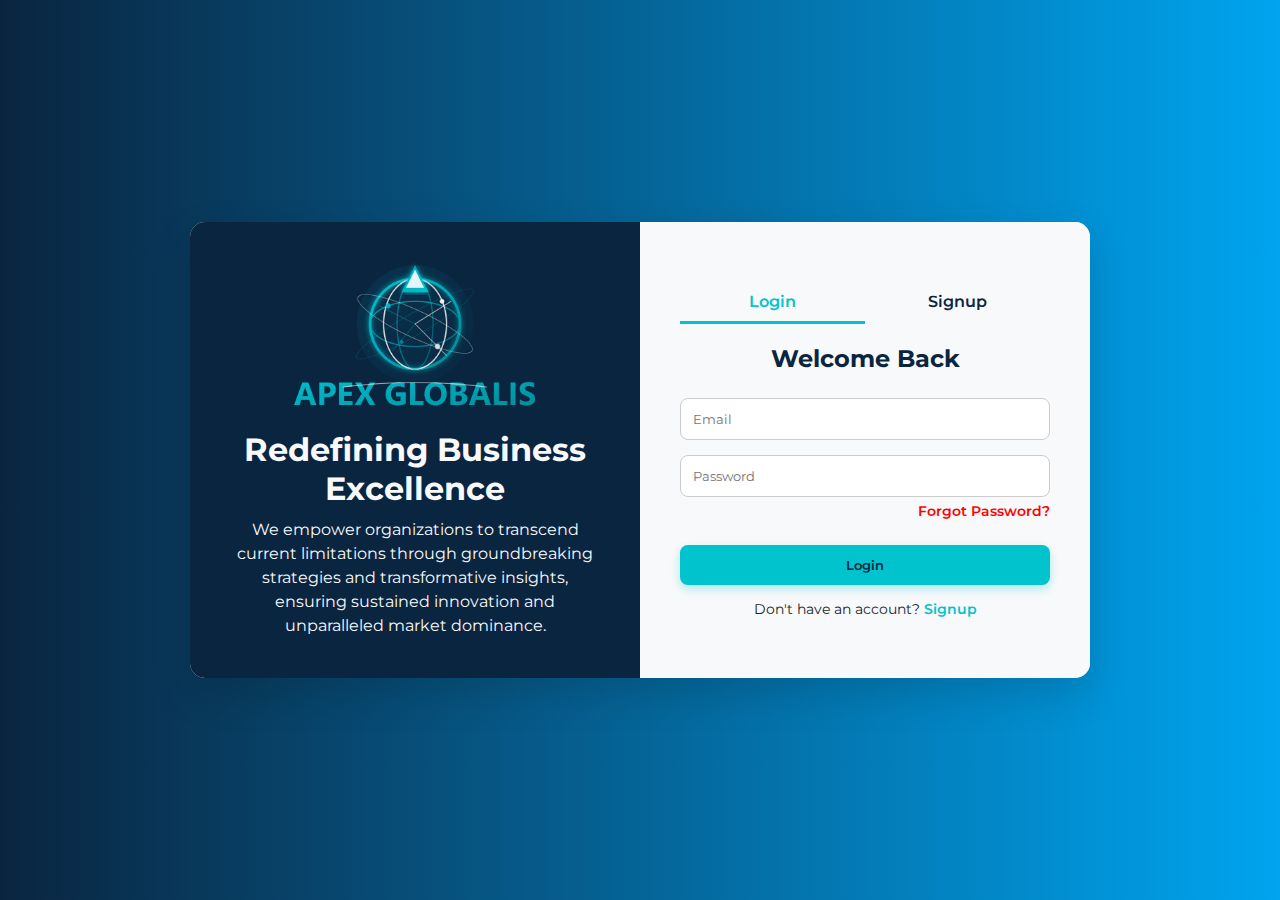
<file: docs/login.html>
<!DOCTYPE html>
<html lang="en">
<head>
  <meta charset="UTF-8" />
  <meta name="viewport" content="width=device-width, initial-scale=1.0"/>
  <title>Login / Signup</title>
  <link href="https://fonts.googleapis.com/css2?family=Montserrat:wght@400;600;700&display=swap" rel="stylesheet">
  <link rel="stylesheet" href="../docs/pages/css/login.css" />
</head>
<body>
  <div class="auth-container">
    <div class="auth-left">
        <img src="../docs/assets/logo_AG.png" alt="Company Logo" class="logo" />
        <h1>Redefining Business Excellence</h1>
        <p>We empower organizations to transcend current limitations through groundbreaking strategies and transformative insights, ensuring sustained innovation and unparalleled market dominance.</p>
    </div>
    <div class="auth-right">
        <div class="toggle-box">
        <button id="loginToggle" class="active">Login</button>
        <button id="signupToggle">Signup</button>
        </div>
        <form id="loginForm" class="form active">
        <h2>Welcome Back</h2>
        <input type="email" placeholder="Email" required />
        <input type="password" placeholder="Password" required />
        
        <p class="forgot-password"><a href="#">Forgot Password?</a></p>
        
        <button class="btn-auth">Login</button>
        
        <p class="switch">Don't have an account? <span id="switchToSignup">Signup</span></p>
        </form>


        <form id="signupForm" class="form">
        <h2>Create Account</h2>

        <div class="form-row double">
            <input type="text" placeholder="First Name" required />
            <input type="text" placeholder="Last Name" required />
        </div>

        <div class="form-row">
            <input type="email" placeholder="Email ID" required />
        </div>

        <div class="form-row">
            <input type="tel" placeholder="Contact Number" required />
        </div>

        <div class="form-row">
            <input type="date" placeholder="Date of Birth" required />
        </div>

        <div class="form-row password-row">
            <input type="password" placeholder="Password" required id="password" />
            <span class="info-icon" title="Password must include: 1 uppercase, 1 lowercase, 1 number, 1 special character, and be at least 8 characters long.">ℹ️</span>
        </div>

        <div class="form-row">
            <input type="password" placeholder="Confirm Password" required />
        </div>

        <button class="btn-auth">Signup</button>
        <p class="switch">Already have an account? <span id="switchToLogin">Login</span></p>
        </form>

    </div>
  </div>


  <script>
    const loginToggle = document.getElementById('loginToggle');
    const signupToggle = document.getElementById('signupToggle');
    const loginForm = document.getElementById('loginForm');
    const signupForm = document.getElementById('signupForm');
    const switchToSignup = document.getElementById('switchToSignup');
    const switchToLogin = document.getElementById('switchToLogin');

    loginToggle.addEventListener('click', () => {
      loginForm.classList.add('active');
      signupForm.classList.remove('active');
      loginToggle.classList.add('active');
      signupToggle.classList.remove('active');
    });

    signupToggle.addEventListener('click', () => {
      signupForm.classList.add('active');
      loginForm.classList.remove('active');
      signupToggle.classList.add('active');
      loginToggle.classList.remove('active');
    });

    switchToSignup.addEventListener('click', () => signupToggle.click());
    switchToLogin.addEventListener('click', () => loginToggle.click());
  </script>
</body>
</html>
</file>
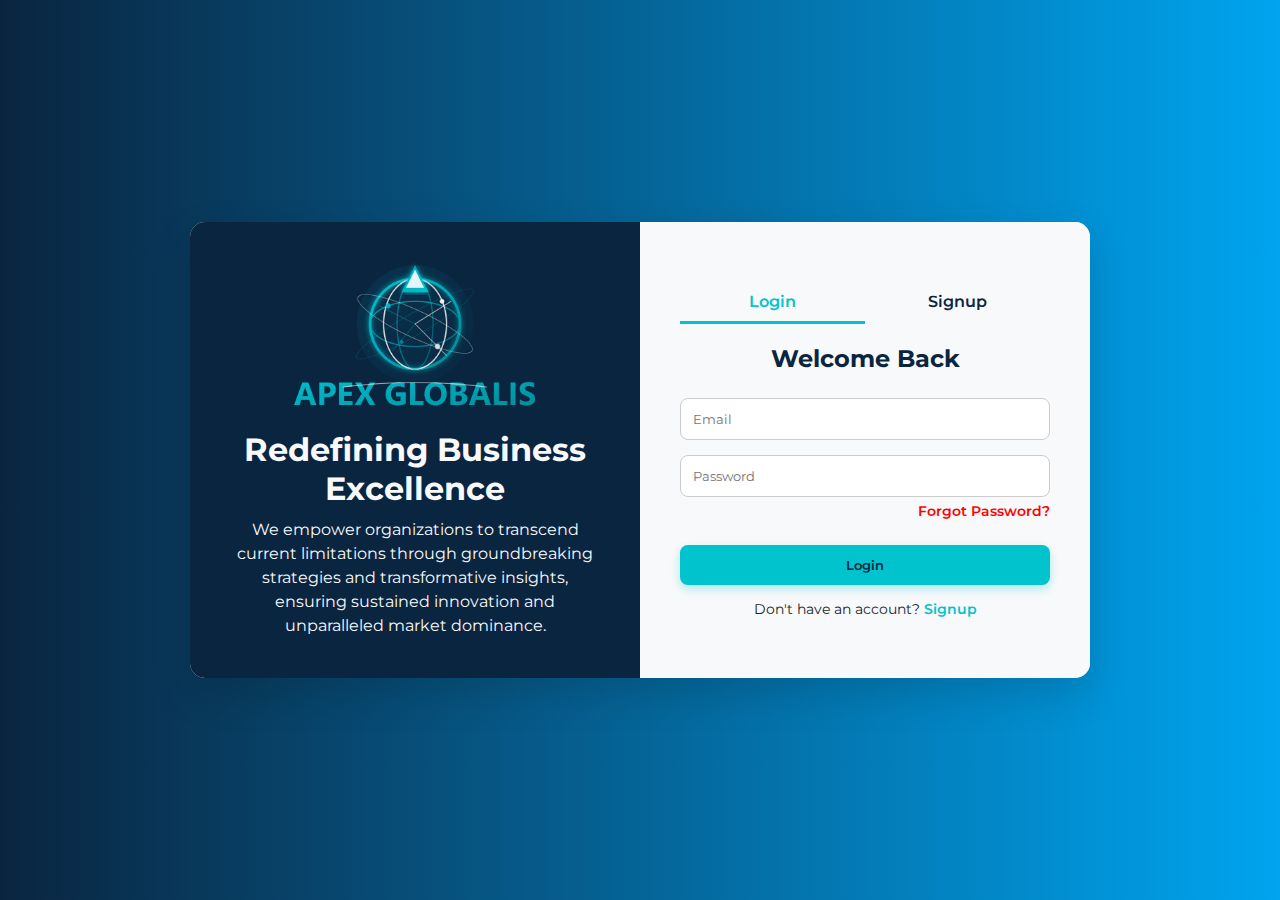
<file: docs/pages/login.html>
<!DOCTYPE html>
<html lang="en">
<head>
  <meta charset="UTF-8" />
  <meta name="viewport" content="width=device-width, initial-scale=1.0"/>
  <title>Login / Signup</title>
  <link href="https://fonts.googleapis.com/css2?family=Montserrat:wght@400;600;700&display=swap" rel="stylesheet">
  <link rel="stylesheet" href="css/login.css" />
</head>
<body>
  <div class="auth-container">
    <div class="auth-left">
        <img src="../static/assets/logo_AG.png" alt="Company Logo" class="logo" />
        <h1>Redefining Business Excellence</h1>
        <p>We empower organizations to transcend current limitations through groundbreaking strategies and transformative insights, ensuring sustained innovation and unparalleled market dominance.</p>
    </div>
    <div class="auth-right">
        <div class="toggle-box">
        <button id="loginToggle" class="active">Login</button>
        <button id="signupToggle">Signup</button>
        </div>
        <form id="loginForm" class="form active">
        <h2>Welcome Back</h2>
        <input type="email" placeholder="Email" required />
        <input type="password" placeholder="Password" required />
        
        <p class="forgot-password"><a href="#">Forgot Password?</a></p>
        
        <button class="btn-auth">Login</button>
        
        <p class="switch">Don't have an account? <span id="switchToSignup">Signup</span></p>
        </form>


        <form id="signupForm" class="form">
        <h2>Create Account</h2>

        <div class="form-row double">
            <input type="text" placeholder="First Name" required />
            <input type="text" placeholder="Last Name" required />
        </div>

        <div class="form-row">
            <input type="email" placeholder="Email ID" required />
        </div>

        <div class="form-row">
            <input type="tel" placeholder="Contact Number" required />
        </div>

        <div class="form-row">
            <input type="date" placeholder="Date of Birth" required />
        </div>

        <div class="form-row password-row">
            <input type="password" placeholder="Password" required id="password" />
            <span class="info-icon" title="Password must include: 1 uppercase, 1 lowercase, 1 number, 1 special character, and be at least 8 characters long.">ℹ️</span>
        </div>

        <div class="form-row">
            <input type="password" placeholder="Confirm Password" required />
        </div>

        <button class="btn-auth">Signup</button>
        <p class="switch">Already have an account? <span id="switchToLogin">Login</span></p>
        </form>

    </div>
  </div>


  <script>
    const loginToggle = document.getElementById('loginToggle');
    const signupToggle = document.getElementById('signupToggle');
    const loginForm = document.getElementById('loginForm');
    const signupForm = document.getElementById('signupForm');
    const switchToSignup = document.getElementById('switchToSignup');
    const switchToLogin = document.getElementById('switchToLogin');

    loginToggle.addEventListener('click', () => {
      loginForm.classList.add('active');
      signupForm.classList.remove('active');
      loginToggle.classList.add('active');
      signupToggle.classList.remove('active');
    });

    signupToggle.addEventListener('click', () => {
      signupForm.classList.add('active');
      loginForm.classList.remove('active');
      signupToggle.classList.add('active');
      loginToggle.classList.remove('active');
    });

    switchToSignup.addEventListener('click', () => signupToggle.click());
    switchToLogin.addEventListener('click', () => loginToggle.click());
  </script>
</body>
</html>
</file>
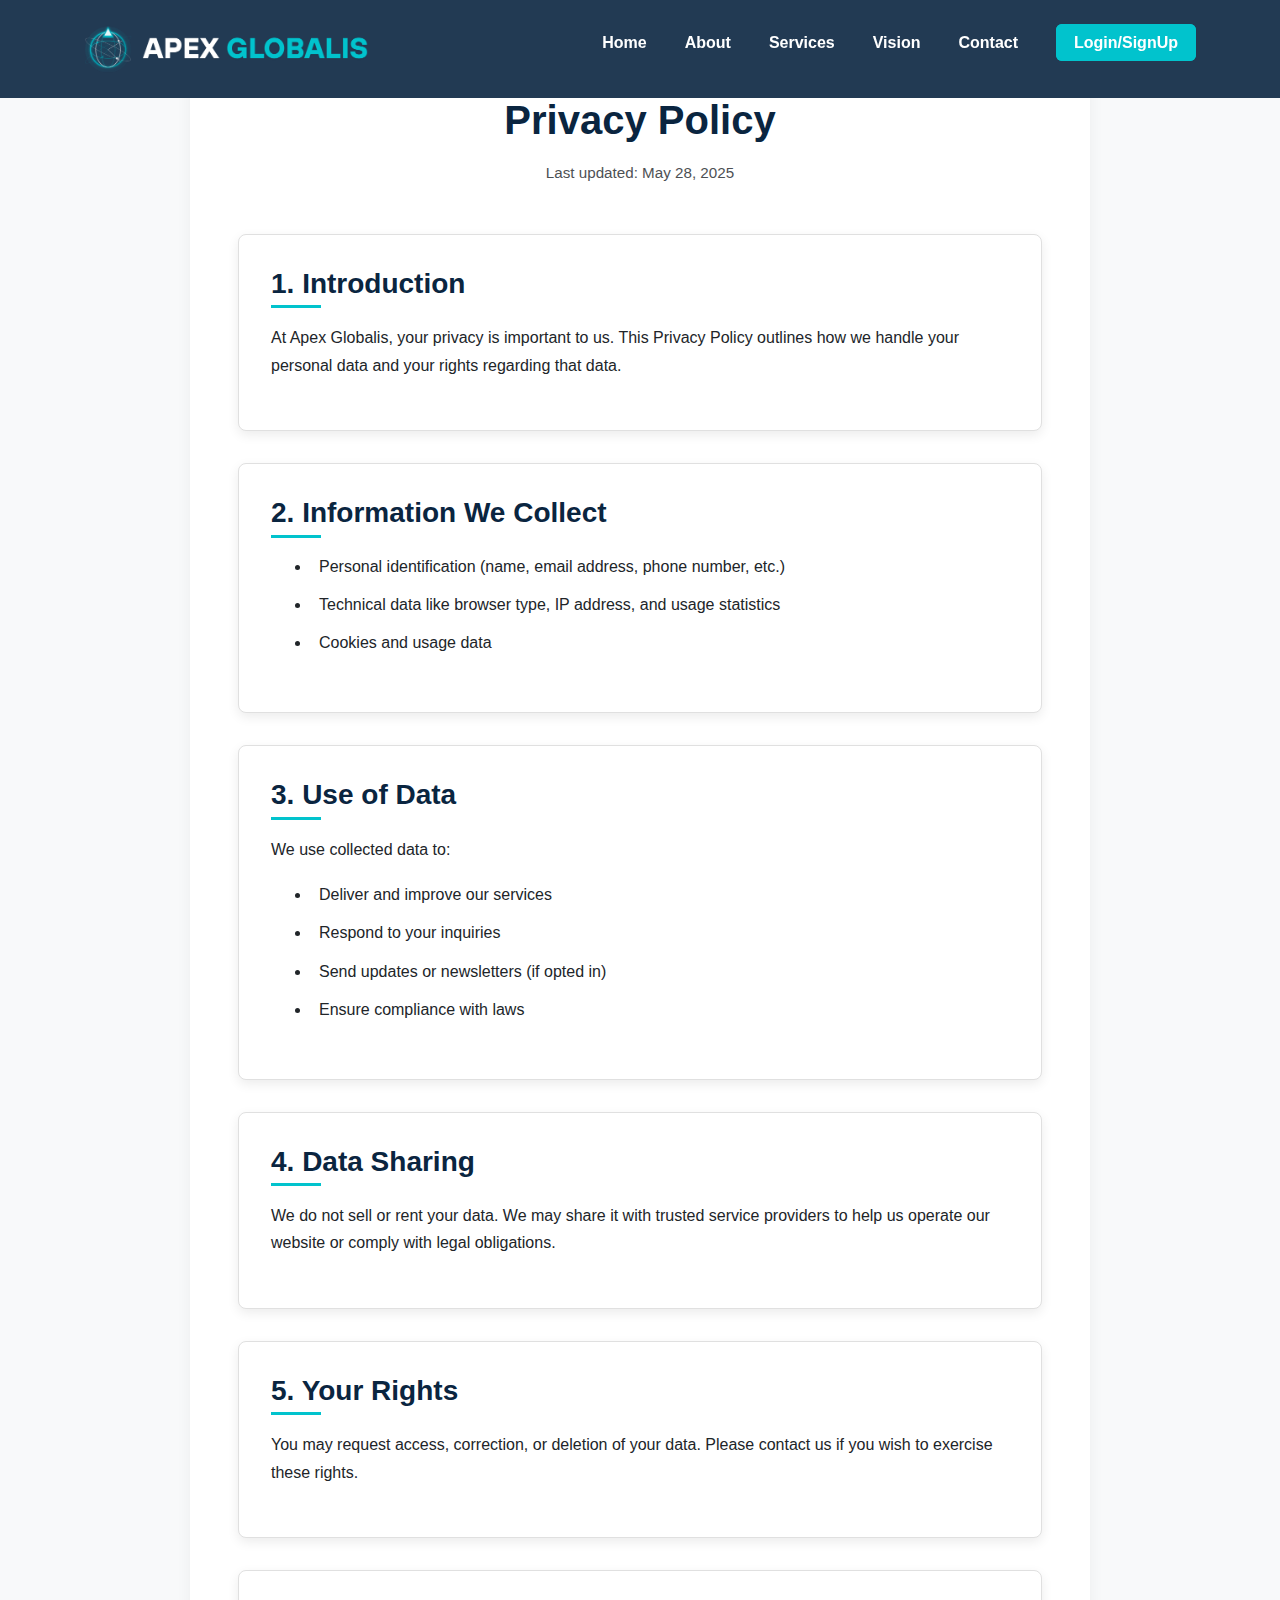
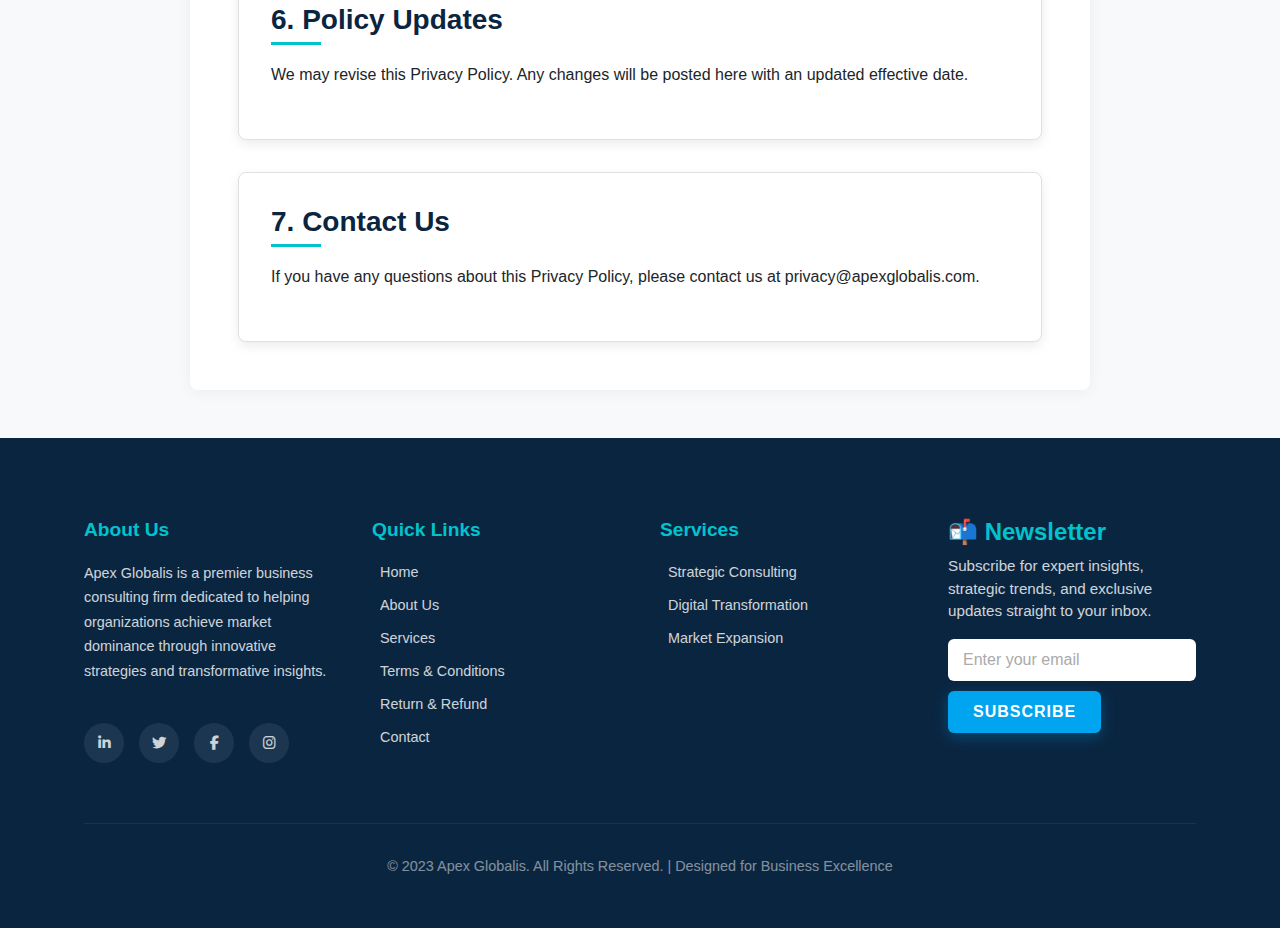
<file: docs/pages/Privacy_Policy.html>
<!DOCTYPE html>
<html lang="en">
  <head>
    <meta charset="UTF-8" />
    <meta name="viewport" content="width=device-width, initial-scale=1.0" />
    <title>Privacy Policy | Apex Globalis</title>
    <link rel="stylesheet" href="../pages/css/Privacy_Policy.css" />
    <link rel="stylesheet" href="../styles.css" />
    <link
      rel="stylesheet"
      href="https://cdnjs.cloudflare.com/ajax/libs/font-awesome/6.4.0/css/all.min.css"
    />
  </head>
  <body>
    <!-- Header -->
    <header id="header">
      <div class="container header-container">
        <a href="..index.html" class="logo">
          <img
            src="../static/assets/navlogo.png"
            alt="Apex Globalis Logo"
            class="logo-icon"
          />
        </a>

        <nav>
          <ul id="nav-menu">
            <li><a href="../../index.html#home">Home</a></li>
            <li><a href="../../index.html#about">About</a></li>
            <li><a href="../../index.html#services">Services</a></li>
            <li><a href="../../index.html#vision">Vision</a></li>
            <li><a href="../../index.html#contact">Contact</a></li>
            <li><a href="./login.html" class="btn-nav">Login/SignUp</a></li>
          </ul>
        </nav>

        <button class="mobile-menu-btn" id="mobile-menu-btn">
          <i class="fas fa-bars"></i>
        </button>
      </div>
    </header>

    <main class="content">
      <h1>Privacy Policy</h1>
      <p class="last-updated">Last updated: May 28, 2025</p>

      <section>
        <h2>1. Introduction</h2>
        <p>
          At Apex Globalis, your privacy is important to us. This Privacy Policy
          outlines how we handle your personal data and your rights regarding
          that data.
        </p>
      </section>

      <section>
        <h2>2. Information We Collect</h2>
        <ul>
          <li>
            Personal identification (name, email address, phone number, etc.)
          </li>
          <li>
            Technical data like browser type, IP address, and usage statistics
          </li>
          <li>Cookies and usage data</li>
        </ul>
      </section>

      <section>
        <h2>3. Use of Data</h2>
        <p>We use collected data to:</p>
        <ul>
          <li>Deliver and improve our services</li>
          <li>Respond to your inquiries</li>
          <li>Send updates or newsletters (if opted in)</li>
          <li>Ensure compliance with laws</li>
        </ul>
      </section>

      <section>
        <h2>4. Data Sharing</h2>
        <p>
          We do not sell or rent your data. We may share it with trusted service
          providers to help us operate our website or comply with legal
          obligations.
        </p>
      </section>

      <section>
        <h2>5. Your Rights</h2>
        <p>
          You may request access, correction, or deletion of your data. Please
          contact us if you wish to exercise these rights.
        </p>
      </section>

      <section>
        <h2>6. Policy Updates</h2>
        <p>
          We may revise this Privacy Policy. Any changes will be posted here
          with an updated effective date.
        </p>
      </section>

      <section>
        <h2>7. Contact Us</h2>
        <p>
          If you have any questions about this Privacy Policy, please contact us
          at
          <a href="mailto:privacy@apexglobalis.com">privacy@apexglobalis.com</a
          >.
        </p>
      </section>
    </main>

    <!-- Footer -->
    <footer>
      <div class="container">
        <div class="footer-container">
          <div class="footer-col">
            <h3>About Us</h3>
            <p>
              Apex Globalis is a premier business consulting firm dedicated to
              helping organizations achieve market dominance through innovative
              strategies and transformative insights.
            </p>
            <div class="social-links">
              <a href="#"><i class="fab fa-linkedin-in"></i></a>
              <a href="#"><i class="fab fa-twitter"></i></a>
              <a href="#"><i class="fab fa-facebook-f"></i></a>
              <a href="#"><i class="fab fa-instagram"></i></a>
            </div>
          </div>

          <div class="footer-col">
            <h3>Quick Links</h3>
            <ul class="footer-links">
              <li><a href="../index.html#home">Home</a></li>
              <li><a href="../index.html#about">About Us</a></li>
              <li><a href="../index.html#services">Services</a></li>

              <li><a href="./Terms_Condition.html">Terms & Conditions</a></li>
              <li><a href="./Return&Refund.html">Return & Refund</a></li>
              <li><a href="../index.html#contact">Contact</a></li>
            </ul>
          </div>

          <div class="footer-col">
            <h3>Services</h3>
            <ul class="footer-links">
              <li><a href="#">Strategic Consulting</a></li>
              <li><a href="#">Digital Transformation</a></li>
              <li><a href="#">Market Expansion</a></li>
            </ul>
          </div>

          <div class="footer-col newsletter">
            <h3>📬 Newsletter</h3>
            <p>
              Subscribe for expert insights, strategic trends, and exclusive
              updates straight to your inbox.
            </p>
            <form class="newsletter-form">
              <input type="email" placeholder="Enter your email" required />
              <button type="submit" class="btn btn-accent">Subscribe</button>
            </form>
          </div>
        </div>

        <div class="footer-bottom">
          <p>
            &copy; 2023 Apex Globalis. All Rights Reserved. | Designed for
            Business Excellence
          </p>
        </div>
      </div>
    </footer>

    <script>
      // Mobile Menu Toggle
      const mobileMenuBtn = document.getElementById("mobile-menu-btn");
      const navMenu = document.getElementById("nav-menu");

      mobileMenuBtn.addEventListener("click", () => {
        navMenu.classList.toggle("active");
        mobileMenuBtn.innerHTML = navMenu.classList.contains("active")
          ? '<i class="fas fa-times"></i>'
          : '<i class="fas fa-bars"></i>';
      });

      // Close mobile menu when clicking a link
      document.querySelectorAll("#nav-menu a").forEach((link) => {
        link.addEventListener("click", () => {
          navMenu.classList.remove("active");
          mobileMenuBtn.innerHTML = '<i class="fas fa-bars"></i>';
        });
      });

      // Header scroll effect
      window.addEventListener("scroll", () => {
        const header = document.getElementById("header");
        header.classList.toggle("scrolled", window.scrollY > 50);
      });

      // Smooth scrolling for anchor links
      document
        .querySelectorAll('a[href^="../../index.html#"]')
        .forEach((anchor) => {
          anchor.addEventListener("click", function (e) {
            e.preventDefault();

            const targetId = this.getAttribute("href").split("#")[1];
            // Redirect to index.html and then scroll to the section
            window.location.href = "../../index.html#" + targetId;
          });
        });
      // Handle clicks on links to the current page sections (if any)
      document.querySelectorAll('a[href^="#"]').forEach((anchor) => {
        anchor.addEventListener("click", function (e) {
          // Prevent default smooth scroll if it's a link to a section on *this* page
          // Currently there are none, but this is a safeguard.
          // If you add sections to Privacy Policy, this would handle smooth scrolling within the page.
        });
      });
    </script>
  </body>
</html>
</file>
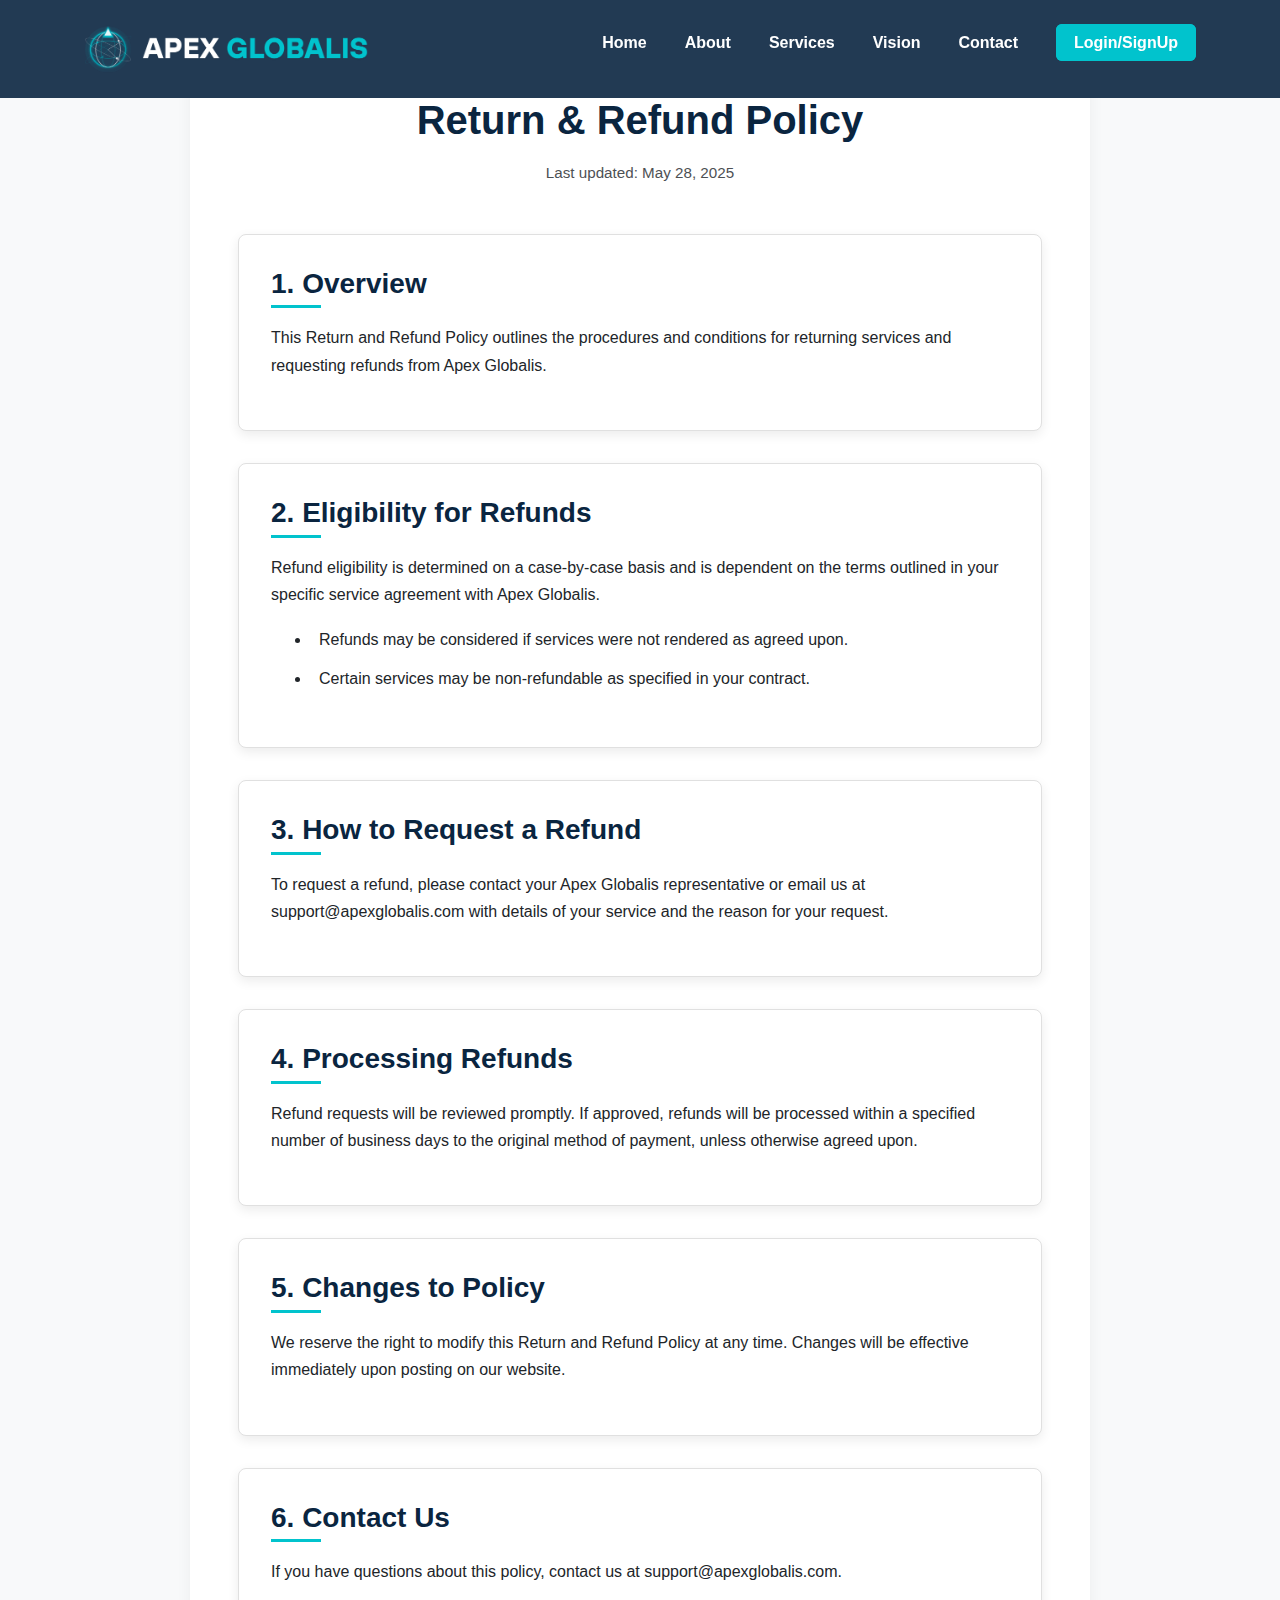
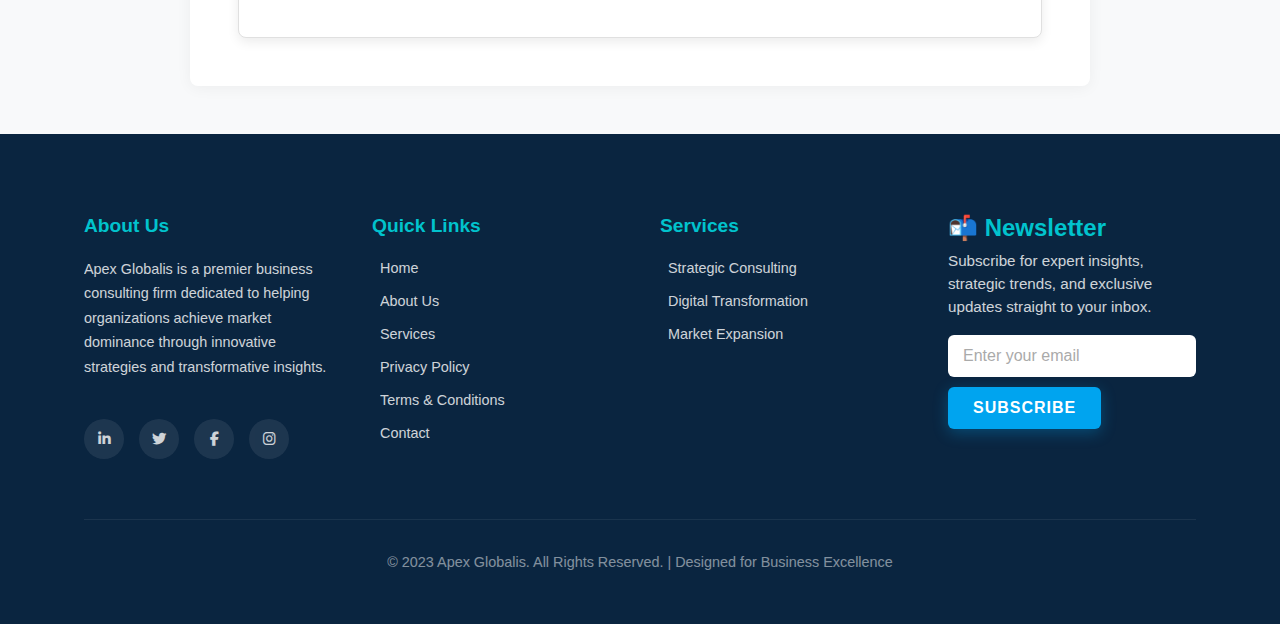
<file: docs/pages/Return&Refund.html>
<!DOCTYPE html>
<html lang="en">
<head>
    <meta charset="UTF-8" />
    <meta name="viewport" content="width=device-width, initial-scale=1.0"/>
    <title>Return & Refund Policy | Apex Globalis</title>
    <link rel="stylesheet" href="../pages/css/Return&Refund.css" />
    <link rel="stylesheet" href="../styles.css"> <!-- Link to the main styles.css -->
    <link rel="stylesheet" href="https://cdnjs.cloudflare.com/ajax/libs/font-awesome/6.4.0/css/all.min.css">
</head>
<body>
    <!-- Header -->
    <header id="header">
        <div class="container header-container">
            <a href="../../index.html" class="logo">
                <img src="../static/assets/navlogo.png" alt="Apex Globalis Logo" class="logo-icon" />
            </a>
            
            <nav>
                <ul id="nav-menu">
                    <li><a href="../docs/index.html#home">Home</a></li>
                    <li><a href="../../index.html#about">About</a></li>
                    <li><a href="../../index.html#services">Services</a></li>
                    <li><a href="../../index.html#vision">Vision</a></li>
                    <li><a href="../../index.html#contact">Contact</a></li>
                    <li><a href="./login.html" class="btn-nav">Login/SignUp</a></li>
                </ul>
            </nav>
            
            <button class="mobile-menu-btn" id="mobile-menu-btn">
                <i class="fas fa-bars"></i>
            </button>
        </div>
    </header>

    <main class="content">
        <h1>Return & Refund Policy</h1>
        <p class="last-updated">Last updated: May 28, 2025</p>

        <section>
            <h2>1. Overview</h2>
            <p>This Return and Refund Policy outlines the procedures and conditions for returning services and requesting refunds from Apex Globalis.</p>
        </section>

        <section>
            <h2>2. Eligibility for Refunds</h2>
            <p>Refund eligibility is determined on a case-by-case basis and is dependent on the terms outlined in your specific service agreement with Apex Globalis.</p>
             <ul>
                <li>Refunds may be considered if services were not rendered as agreed upon.</li>
                <li>Certain services may be non-refundable as specified in your contract.</li>
            </ul>
        </section>

        <section>
            <h2>3. How to Request a Refund</h2>
            <p>To request a refund, please contact your Apex Globalis representative or email us at <a href="mailto:support@apexglobalis.com">support@apexglobalis.com</a> with details of your service and the reason for your request.</p>
        </section>

        <section>
            <h2>4. Processing Refunds</h2>
            <p>Refund requests will be reviewed promptly. If approved, refunds will be processed within a specified number of business days to the original method of payment, unless otherwise agreed upon.</p>
        </section>

         <section>
            <h2>5. Changes to Policy</h2>
            <p>We reserve the right to modify this Return and Refund Policy at any time. Changes will be effective immediately upon posting on our website.</p>
        </section>

        <section>
            <h2>6. Contact Us</h2>
            <p>If you have questions about this policy, contact us at <a href="mailto:support@apexglobalis.com">support@apexglobalis.com</a>.</p>
        </section>
    </main>

    <!-- Footer -->
    <footer>
        <div class="container">
            <div class="footer-container">
                <div class="footer-col">
                    <h3>About Us</h3>
                    <p>Apex Globalis is a premier business consulting firm dedicated to helping organizations achieve market dominance through innovative strategies and transformative insights.</p>
                    <div class="social-links">
                        <a href="#"><i class="fab fa-linkedin-in"></i></a>
                        <a href="#"><i class="fab fa-twitter"></i></a>
                        <a href="#"><i class="fab fa-facebook-f"></i></a>
                        <a href="#"><i class="fab fa-instagram"></i></a>
                    </div>
                </div>
                
                <div class="footer-col">
                    <h3>Quick Links</h3>
                    <ul class="footer-links">
                        <li><a href="../index.html#home">Home</a></li>
                        <li><a href="../index.html#about">About Us</a></li>
                        <li><a href="../index.html#services">Services</a></li>
                        <li><a href="./Privacy_Policy.html">Privacy Policy</a></li>
                        <li><a href="./Terms_Condition.html">Terms & Conditions</a></li>
                       
                        <li><a href="../index.html#contact">Contact</a></li>
                    </ul>
                </div>
                
                <div class="footer-col">
                    <h3>Services</h3>
                    <ul class="footer-links">
                        <li><a href="#">Strategic Consulting</a></li>
                        <li><a href="#">Digital Transformation</a></li>
                        <li><a href="#">Market Expansion</a></li>
                       
                    </ul>
                </div>
                
               <div class="footer-col newsletter">
    <h3>📬 Newsletter</h3>
    <p>Subscribe for expert insights, strategic trends, and exclusive updates straight to your inbox.</p>
    <form class="newsletter-form">
        <input type="email" placeholder="Enter your email" required>
        <button type="submit" class="btn btn-accent">Subscribe</button>
    </form>
</div>
            </div>
            
            <div class="footer-bottom">
                <p>&copy; 2023 Apex Globalis. All Rights Reserved. | Designed  for Business Excellence</p>
            </div>
        </div>
    </footer>

    <script>
        // Mobile Menu Toggle
        const mobileMenuBtn = document.getElementById('mobile-menu-btn');
        const navMenu = document.getElementById('nav-menu');
        
        mobileMenuBtn.addEventListener('click', () => {
            navMenu.classList.toggle('active');
            mobileMenuBtn.innerHTML = navMenu.classList.contains('active') ? 
                '<i class="fas fa-times"></i>' : '<i class="fas fa-bars"></i>';
        });
        
        // Close mobile menu when clicking a link
        document.querySelectorAll('#nav-menu a').forEach(link => {
            link.addEventListener('click', () => {
                navMenu.classList.remove('active');
                mobileMenuBtn.innerHTML = '<i class="fas fa-bars"></i>';
            });
        });
        
        // Header scroll effect
        window.addEventListener('scroll', () => {
            const header = document.getElementById('header');
            header.classList.toggle('scrolled', window.scrollY > 50);
        });
        
        // Smooth scrolling for anchor links
        document.querySelectorAll('a[href^="../../index.html#"]').forEach(anchor => {
            anchor.addEventListener('click', function(e) {
                e.preventDefault();
                
                const targetId = this.getAttribute('href').split('#')[1];
                // Redirect to index.html and then scroll to the section
                window.location.href = '../../index.html#' + targetId;
            });
        });
         // Handle clicks on links to the current page sections (if any)
        document.querySelectorAll('a[href^="#"]').forEach(anchor => {
            anchor.addEventListener('click', function(e) {
                // Prevent default smooth scroll if it's a link to a section on *this* page
                // Currently there are none, but this is a safeguard.
                // If you add sections to Return & Refund Policy, this would handle smooth scrolling within the page.
            });
        });
    </script>
</body>
</html>
</file>
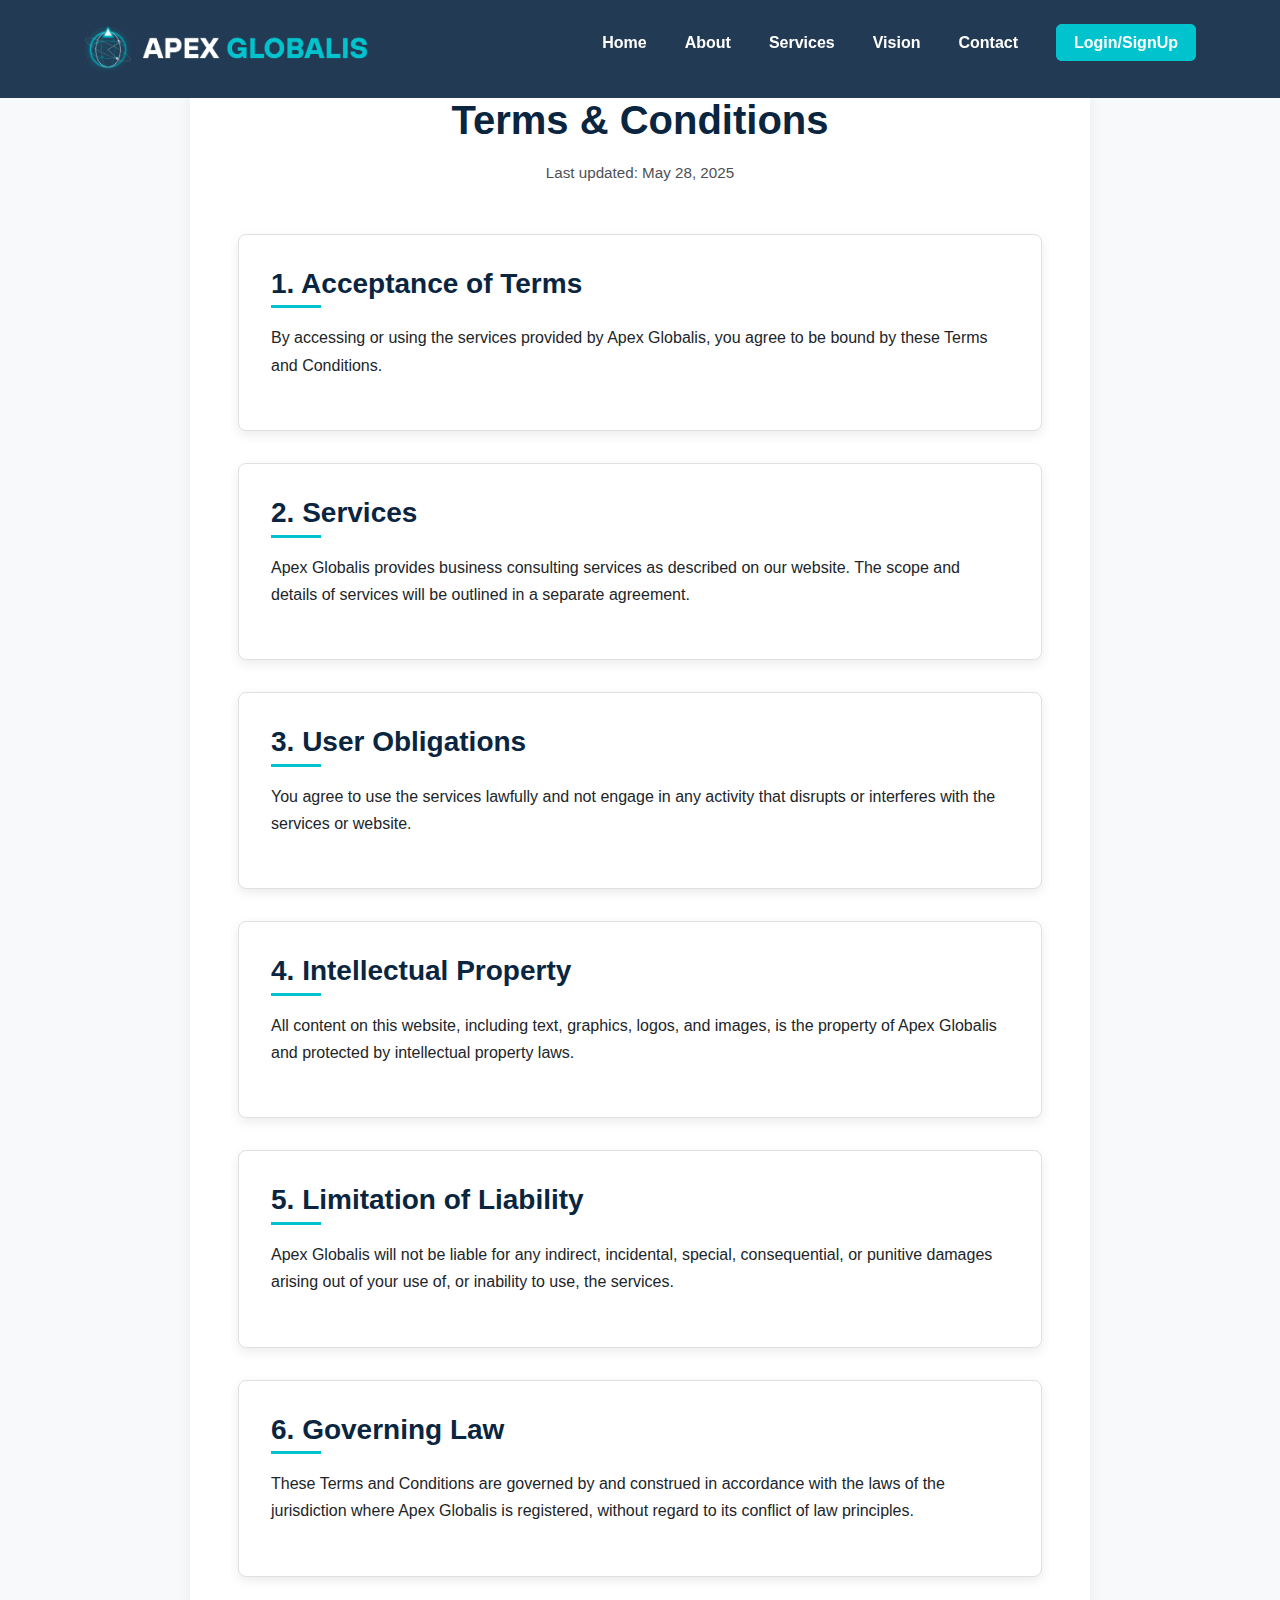
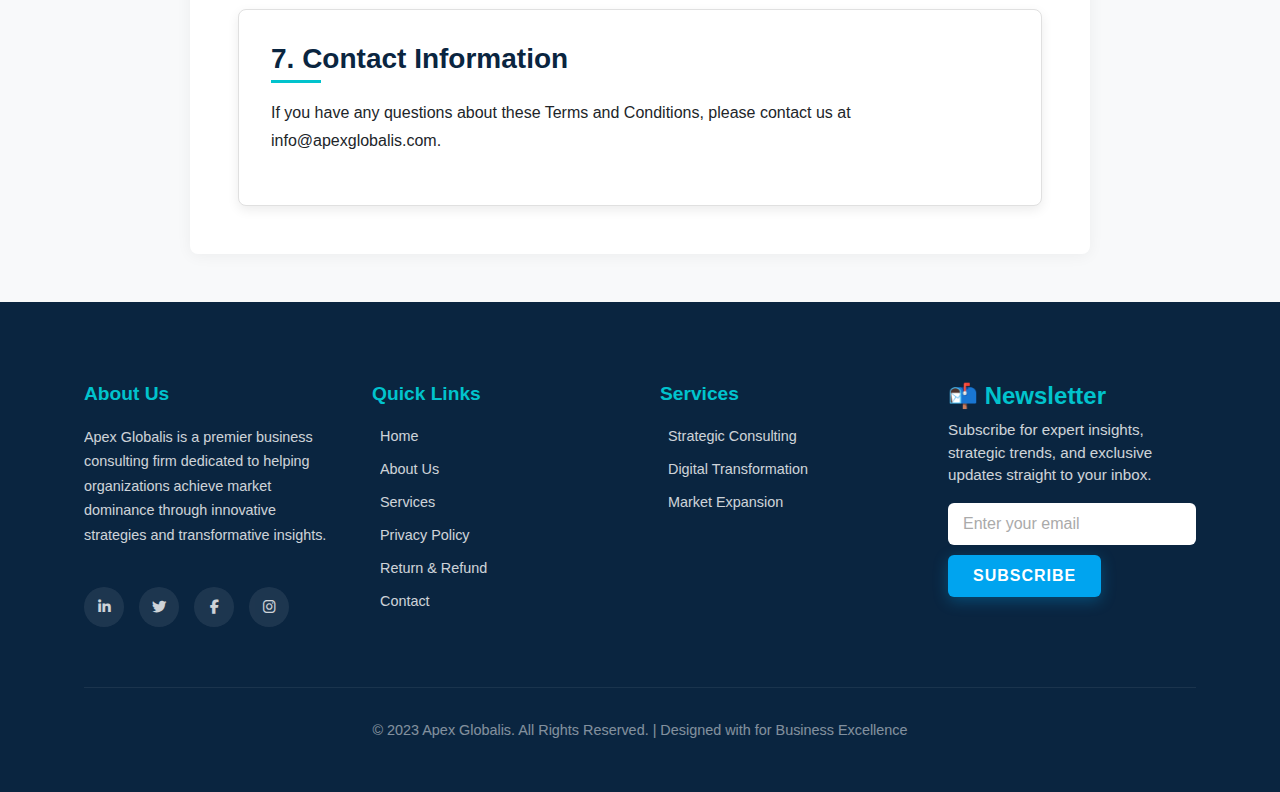
<file: docs/pages/Terms_Condition.html>
<!DOCTYPE html>
<html lang="en">
<head>
    <meta charset="UTF-8" />
    <meta name="viewport" content="width=device-width, initial-scale=1.0"/>
    <title>Terms & Conditions | Apex Globalis</title>
    <link rel="stylesheet" href="../pages/css/Terms_Condition.css" />
    <link rel="stylesheet" href="../styles.css"> <!-- Link to the main styles.css -->
    <link rel="stylesheet" href="https://cdnjs.cloudflare.com/ajax/libs/font-awesome/6.4.0/css/all.min.css">
</head>
<body>
    <!-- Header -->
    <header id="header">
        <div class="container header-container">
            <a href="../../index.html" class="logo">
                <img src="../static/assets/navlogo.png" alt="Apex Globalis Logo" class="logo-icon" />
            </a>
            
            <nav>
                <ul id="nav-menu">
                    <li><a href="../../index.html#home">Home</a></li>
                    <li><a href="../../index.html#about">About</a></li>
                    <li><a href="../../index.html#services">Services</a></li>
                    <li><a href="../../index.html#vision">Vision</a></li>
                    <li><a href="../../index.html#contact">Contact</a></li>
                    <li><a href="./login.html" class="btn-nav">Login/SignUp</a></li>
                </ul>
            </nav>
            
            <button class="mobile-menu-btn" id="mobile-menu-btn">
                <i class="fas fa-bars"></i>
            </button>
        </div>
    </header>

    <main class="content">
        <h1>Terms & Conditions</h1>
        <p class="last-updated">Last updated: May 28, 2025</p>

        <section>
            <h2>1. Acceptance of Terms</h2>
            <p>By accessing or using the services provided by Apex Globalis, you agree to be bound by these Terms and Conditions.</p>
        </section>

        <section>
            <h2>2. Services</h2>
            <p>Apex Globalis provides business consulting services as described on our website. The scope and details of services will be outlined in a separate agreement.</p>
        </section>

        <section>
            <h2>3. User Obligations</h2>
            <p>You agree to use the services lawfully and not engage in any activity that disrupts or interferes with the services or website.</p>
        </section>

        <section>
            <h2>4. Intellectual Property</h2>
            <p>All content on this website, including text, graphics, logos, and images, is the property of Apex Globalis and protected by intellectual property laws.</p>
        </section>

        <section>
            <h2>5. Limitation of Liability</h2>
            <p>Apex Globalis will not be liable for any indirect, incidental, special, consequential, or punitive damages arising out of your use of, or inability to use, the services.</p>
        </section>

        <section>
            <h2>6. Governing Law</h2>
            <p>These Terms and Conditions are governed by and construed in accordance with the laws of the jurisdiction where Apex Globalis is registered, without regard to its conflict of law principles.</p>
        </section>

        <section>
            <h2>7. Contact Information</h2>
            <p>If you have any questions about these Terms and Conditions, please contact us at <a href="mailto:info@apexglobalis.com">info@apexglobalis.com</a>.</p>
        </section>
    </main>

    <!-- Footer -->
    <footer>
        <div class="container">
            <div class="footer-container">
                <div class="footer-col">
                    <h3>About Us</h3>
                    <p>Apex Globalis is a premier business consulting firm dedicated to helping organizations achieve market dominance through innovative strategies and transformative insights.</p>
                    <div class="social-links">
                        <a href="#"><i class="fab fa-linkedin-in"></i></a>
                        <a href="#"><i class="fab fa-twitter"></i></a>
                        <a href="#"><i class="fab fa-facebook-f"></i></a>
                        <a href="#"><i class="fab fa-instagram"></i></a>
                    </div>
                </div>
                
                <div class="footer-col">
                    <h3>Quick Links</h3>
                    <ul class="footer-links">
                        <li><a href="../index.html#home">Home</a></li>
                        <li><a href="../index.html#about">About Us</a></li>
                        <li><a href="../index.html#services">Services</a></li>
                        <li><a href="./Privacy_Policy.html">Privacy Policy</a></li>
                       
                        <li><a href="./Return&Refund.html">Return & Refund</a></li>
                        <li><a href="../index.html#contact">Contact</a></li>
                    </ul>
                </div>
                
                <div class="footer-col">
                    <h3>Services</h3>
                    <ul class="footer-links">
                        <li><a href="#">Strategic Consulting</a></li>
                        <li><a href="#">Digital Transformation</a></li>
                        <li><a href="#">Market Expansion</a></li>
                      
                    </ul>
                </div>
                
               <div class="footer-col newsletter">
    <h3>📬 Newsletter</h3>
    <p>Subscribe for expert insights, strategic trends, and exclusive updates straight to your inbox.</p>
    <form class="newsletter-form">
        <input type="email" placeholder="Enter your email" required>
        <button type="submit" class="btn btn-accent">Subscribe</button>
    </form>
</div>
            </div>
            
            <div class="footer-bottom">
                <p>&copy; 2023 Apex Globalis. All Rights Reserved. | Designed with for Business Excellence</p>
            </div>
        </div>
    </footer>

    <script>
        // Mobile Menu Toggle
        const mobileMenuBtn = document.getElementById('mobile-menu-btn');
        const navMenu = document.getElementById('nav-menu');
        
        mobileMenuBtn.addEventListener('click', () => {
            navMenu.classList.toggle('active');
            mobileMenuBtn.innerHTML = navMenu.classList.contains('active') ? 
                '<i class="fas fa-times"></i>' : '<i class="fas fa-bars"></i>';
        });
        
        // Close mobile menu when clicking a link
        document.querySelectorAll('#nav-menu a').forEach(link => {
            link.addEventListener('click', () => {
                navMenu.classList.remove('active');
                mobileMenuBtn.innerHTML = '<i class="fas fa-bars"></i>';
            });
        });
        
        // Header scroll effect
        window.addEventListener('scroll', () => {
            const header = document.getElementById('header');
            header.classList.toggle('scrolled', window.scrollY > 50);
        });
        
        // Smooth scrolling for anchor links
        document.querySelectorAll('a[href^="../../index.html#"]').forEach(anchor => {
            anchor.addEventListener('click', function(e) {
                e.preventDefault();
                
                const targetId = this.getAttribute('href').split('#')[1];
                // Redirect to index.html and then scroll to the section
                window.location.href = '../../index.html#' + targetId;
            });
        });
         // Handle clicks on links to the current page sections (if any)
        document.querySelectorAll('a[href^="#"]').forEach(anchor => {
            anchor.addEventListener('click', function(e) {
                // Prevent default smooth scroll if it's a link to a section on *this* page
                // Currently there are none, but this is a safeguard.
                // If you add sections to Terms & Conditions, this would handle smooth scrolling within the page.
            });
        });
    </script>
</body>
</html>
</file>
<file: docs/pages/css/login.css>
:root {
  --primary: #0a2540;
  --secondary: #01c3cd;
  --accent: #00a4ef;
  --light: #f8f9fa;
  --dark: #212529;
  --success: #28a745;
  --transition: all 0.3s ease;
}

* {
  margin: 0;
  padding: 0;
  box-sizing: border-box;
  font-family: 'Montserrat', sans-serif;
}

body {
  background: linear-gradient(to right, var(--primary), var(--accent));
  color: var(--dark);
  display: flex;
  align-items: center;
  justify-content: center;
  height: 100vh;
  overflow: hidden;
}

.auth-container {
  display: flex;
  width: 90%;
  max-width: 900px;
  background-color: var(--light);
  border-radius: 15px;
  overflow: hidden;
  box-shadow: 0 15px 40px rgba(0, 0, 0, 0.15);
}

.auth-left, .auth-right {
  padding: 40px;
  display: flex;
  flex-direction: column;
  justify-content: center;
}

.auth-left {
  flex: 1;
  background-color: var(--primary);
  color: var(--light);
  text-align: center;
}

.auth-left .logo {
  max-width: 250px;
  height: auto;
  margin: 0 auto 20px auto;
  display: block;
}

.auth-left h1 {
  font-size: 2rem;
  margin-bottom: 10px;
}

.auth-left p {
  font-size: 1rem;
  line-height: 1.5;
}

.auth-right {
  flex: 1;
  background-color: var(--light);
}

@media (max-width: 768px) {
  .auth-container {
    flex-direction: column;
  }

  .auth-left, .auth-right {
    padding: 20px;
  }

  .auth-left {
    text-align: center;
  }

  .form-row.double {
    flex-direction: column;
  }
}

.toggle-box {
  display: flex;
  justify-content: space-between;
  margin-bottom: 20px;
}

.toggle-box button {
  flex: 1;
  padding: 10px;
  border: none;
  background-color: var(--light);
  color: var(--primary);
  font-weight: 600;
  font-size: 1rem;
  border-bottom: 3px solid transparent;
  cursor: pointer;
  transition: var(--transition);
}

.toggle-box button.active {
  color: var(--secondary);
  border-color: var(--secondary);
}

.form {
  display: none;
  flex-direction: column;
  gap: 15px;
}

.form.active {
  display: flex;
}

.form h2 {
  color: var(--primary);
  text-align: center;
  margin-bottom: 10px;
}

.form input {
  padding: 12px;
  border-radius: 8px;
  border: 1px solid #ccc;
  transition: var(--transition);
}

.form input:focus {
  border-color: var(--secondary);
  outline: none;
}

.forgot-password {
  text-align: right;
  font-size: 0.9rem;
  margin-top: -10px;
  margin-bottom: 10px;
}

.forgot-password a {
  color: red;
  text-decoration: none;
  transition: var(--transition);
  font-weight: 600;
}

.forgot-password a:hover {
  text-decoration: underline;
}

.btn-auth {
  background-color: var(--secondary);
  color: var(--primary);
  padding: 12px;
  border: none;
  border-radius: 8px;
  font-weight: 600;
  cursor: pointer;
  transition: var(--transition);
  box-shadow: 0 4px 10px rgba(1, 195, 205, 0.3);
}

.btn-auth:hover {
  background-color: var(--accent);
  box-shadow: 0 6px 15px rgba(0, 164, 239, 0.4);
}

.switch {
  text-align: center;
  font-size: 0.9rem;
}

.switch span {
  color: var(--secondary);
  cursor: pointer;
  font-weight: 600;
  transition: var(--transition);
}

.switch span:hover {
  text-decoration: underline;
}

/* --------- NEW STYLES FOR FORM ROWS --------- */

.form-row {
  display: flex;
  flex-direction: column;
  gap: 10px;
  margin-bottom: 10px;
}

.form-row.double {
  flex-direction: row;
  gap: 10px;
}

.form-row.double input {
  flex: 1;
}

/* --------- PASSWORD INFO ICON --------- */

.password-row {
  position: relative;
}

.info-icon {
  position: absolute;
  right: 10px;
  top: 50%;
  transform: translateY(-50%);
  cursor: pointer;
  font-size: 1.1rem;
  color: var(--secondary);
}

.info-icon:hover::after {
  content: "Password must include: 1 uppercase, 1 lowercase, 1 number, 1 special character, and be at least 8 characters long.";
  position: absolute;
  top: 125%;
  right: 0;
  width: 260px;
  background: var(--light);
  color: var(--dark);
  font-size: 0.85rem;
  padding: 10px;
  border: 1px solid #ccc;
  border-radius: 8px;
  box-shadow: 0 2px 10px rgba(0,0,0,0.1);
  z-index: 10;
}
</file>
<file: docs/pages/css/Privacy_Policy.css>
:root {
    --primary: #0a2540;
    --secondary: #01c3cd;
    --accent: #00a4ef;
    --light: #f8f9fa;
    --dark: #212529;
    --success: #28a745;
    --transition: all 0.3s ease;
}

body {
    margin: 0;
    font-family: 'Montserrat', sans-serif;
    background-color: var(--light);
    color: var(--dark);
    line-height: 1.6;
    overflow-x: hidden;
}

header {
    position: fixed;
    top: 0;
    left: 0;
    width: 100%;
    z-index: 1000;
    background-color: var(--primary);
    padding: 20px 0;
    transition: var(--transition);
}

header.scrolled {
    box-shadow: 0 5px 20px rgba(0, 0, 0, 0.1);
    padding: 15px 0;
}

.header-container {
    display: flex;
    justify-content: space-between;
    align-items: center;
}

.logo {
    font-size: 1.8rem;
    font-weight: 700;
    color: var(--primary);
    display: flex;
    align-items: center;
}

.logo span {
    color: var(--secondary);
}

.logo-icon {
    max-width: 300px;
    margin-right: 10px;
    font-size: 2rem;
    color: var(--secondary);
}

nav ul {
    display: flex;
    list-style: none;
    padding: 0;
    margin: 0;
}

nav ul li {
    margin-left: 30px;
}

nav ul li:first-child {
    margin-left: 0;
}

nav ul li a {
    color: white;
    font-weight: 600;
    position: relative;
    white-space: nowrap;
}

header.scrolled nav ul li a {
    color: white;
}

nav ul li a:after {
    content: '';
    position: absolute;
    bottom: -5px;
    left: 0;
    width: 0;
    height: 2px;
    background-color: var(--secondary);
    transition: var(--transition);
}

nav ul li a:hover:after {
    width: 100%;
}

.mobile-menu-btn {
    display: none;
    background: none;
    border: none;
    color: white;
    font-size: 1.5rem;
    cursor: pointer;
}

header.scrolled .mobile-menu-btn {
    color: white;
}

.btn-nav {
    background-color: var(--secondary);
    color: var(--primary) !important;
    padding: 8px 16px;
    border-radius: 6px;
    font-weight: 600;
    transition: var(--transition);
    border: 2px solid var(--secondary);
}

.btn-nav:hover {
    background-color: transparent;
    color: var(--secondary) !important;
    border-color: var(--secondary);
}

.content {
    padding-top: 100px;
    max-width: 900px;
    margin: 3rem auto;
    padding-left: 2rem;
    padding-right: 2rem;
    background-color: white;
    box-shadow: 0 2px 15px rgba(0, 0, 0, 0.05);
    border-radius: 8px;
    padding: 3rem;
}

h1 {
    font-size: 2.5rem;
    color: var(--primary);
    margin-bottom: 1.5rem;
    text-align: center;
    line-height: 1.1;
}

h2 {
    font-size: 1.75rem;
    margin-top: 2.5rem;
    margin-bottom: 1rem;
    color: var(--primary);
    position: relative;
    padding-bottom: 0.5rem;
    line-height: 1.3;
    transition: color 0.3s ease;
}

h2:after {
    content: '';
    position: absolute;
    bottom: 0;
    left: 0;
    width: 50px;
    height: 3px;
    background-color: var(--secondary);
    transition: width 0.3s ease;
}

.content section:hover h2:after {
    width: 70px;
}

.content section {
    margin-bottom: 2rem;
    padding: 2rem;
    background-color: white;
    border: 1px solid #e0e0e0;
    border-radius: 8px;
    box-shadow: 0 4px 12px rgba(0, 0, 0, 0.08);
    transition: transform 0.3s ease, box-shadow 0.3s ease;
}

.content section:hover {
    transform: translateY(-5px);
    box-shadow: 0 8px 16px rgba(0, 0, 0, 0.12);
}

.content section:last-child {
    margin-bottom: 0;
}

.content section h2 {
    margin-top: 0;
    margin-bottom: 1rem;
}

.content section p:first-of-type,
.content section ul:first-of-type {
    margin-top: 0;
}

p {
    margin-bottom: 1.2rem;
    line-height: 1.7;
    color: var(--dark);
}

ul {
    padding-left: 2.5rem;
    margin-bottom: 1.5rem;
    color: var(--dark);
    list-style: disc;
}

ul li {
    margin-bottom: 0.8rem;
    padding-left: 0.5rem;
}

a {
    color: var(--accent);
    text-decoration: underline;
    text-decoration-color: rgba(var(--accent-rgb), 0.5);
    transition: color 0.3s ease, text-decoration-color 0.3s ease;
}

a:hover {
    color: var(--secondary);
    text-decoration-color: var(--secondary);
}

.last-updated {
    font-style: normal;
    color: var(--dark);
    opacity: 0.8;
    margin-bottom: 3rem;
    text-align: center;
    font-size: 0.95rem;
}

footer {
    background-color: var(--primary);
    padding: 2.5rem;
    text-align: left;
    color: white;
    font-size: 0.9rem;
}

.footer-container {
    display: grid;
    grid-template-columns: repeat(4, 1fr);
    gap: 40px;
    margin-bottom: 50px;
    text-align: left;
}

.footer-col {
    text-align: left;
}

.footer-col h3 {
    color: var(--secondary);
    margin-bottom: 20px;
    font-size: 1.2rem;
    text-align: left;
}

.footer-col p {
    margin-bottom: 20px;
    opacity: 0.8;
    text-align: left;
}

.footer-links {
    text-align: left;
    padding-left: 0;
}

.footer-links li {
    margin-bottom: 10px;
    list-style: none;
    text-align: left;
}

.footer-links a {
    opacity: 0.8;
    transition: var(--transition);
    text-align: left;
}

.footer-bottom {
    text-align: left;
    padding-top: 30px;
    border-top: 1px solid rgba(255, 255, 255, 0.1);
    opacity: 0.7;
    font-size: 0.9rem;
}

footer p,
footer a {
    color: white;
    opacity: 0.8;
}

footer a:hover {
    color: var(--secondary);
    text-decoration-color: var(--secondary);
}

.footer-bottom p {
    color: white;
    opacity: 0.7;
}
/* Footer newsletter enhancements */
.footer-col.newsletter h3 {
    font-size: 1.5rem;
    margin-bottom: 0.5rem;
    color: var(--secondary);
}

.footer-col.newsletter p {
    font-size: 0.95rem;
    color: #ffffff;
    margin-bottom: 1rem;
    line-height: 1.5;
}

.newsletter-form {
    display: flex;
    gap: 10px;
    flex-wrap: wrap;
}

.newsletter-form input[type="email"] {
    flex: 1 1 60%;
    padding: 12px 15px;
    border: none;
    border-radius: 6px;
    font-size: 1rem;
    outline: none;
    background: #ffffff;
    color: #000000;
}

.newsletter-form input::placeholder {
    color: #aaa;
}

.newsletter-form .btn {
    padding: 12px 25px;
    font-size: 1rem;
    font-weight: 600;
    border-radius: 6px;
    transition: 0.3s ease;
    background: var(--accent);
    color: #fff;
    border: none;
    cursor: pointer;
}

.newsletter-form .btn:hover {
    background: #3a8ba8;
    transform: translateY(-2px);
    box-shadow: 0 5px 15px rgba(72, 159, 188, 0.3);
}

@media (max-width: 768px) {
    header {
        padding: 15px 0;
    }

    nav ul {
        position: fixed;
        top: 65px;
        left: -100%;
        width: 100%;
        height: calc(100vh - 65px);
        background-color: var(--primary);
        flex-direction: column;
        align-items: center;
        justify-content: center;
        transition: var(--transition);
        margin: 0;
    }

    nav ul.active {
        left: 0;
    }

    nav ul li {
        margin: 15px 0;
    }

    nav ul li a {
        color: white;
    }

    .mobile-menu-btn {
        display: block;
    }

    .content {
        padding-top: 80px;
        padding-left: 1.5rem;
        padding-right: 1.5rem;
        padding-bottom: 2rem;
        margin: 1.5rem auto;
    }

    h1 {
        font-size: 2.2rem;
    }

    h2 {
        font-size: 1.6rem;
    }
}

@media (max-width: 480px) {
    .content {
        padding: 1rem;
        padding-top: 80px;
        padding-bottom: 1rem;
    }
    
    h1 {
        font-size: 2rem;
    }

    h2 {
        font-size: 1.4rem;
    }

    .content section {
        padding: 1.5rem;
    }
}
</file>
<file: docs/styles.css>
/* Global Styles */
:root {
    --primary: #0a2540;
    --secondary: #01c3cd;
    --accent: #00a4ef;
    --light: #f8f9fa;
    --dark: #212529;
    --success: #28a745;
    --transition: all 0.3s ease;
}

* {
    margin: 0;
    padding: 0;
    box-sizing: border-box;
    font-family: 'Montserrat', sans-serif;
}

body {
    background-color: var(--light);
    color: var(--dark);
    line-height: 1.6;
    overflow-x: hidden;
}

h1, h2, h3, h4 {
    font-weight: 700;
    line-height: 1.2;
    margin-bottom: 1rem;
}

a {
    text-decoration: none;
    color: inherit;
    transition: var(--transition);
}

.container {
    width: 90%;
    max-width: 1200px;
    margin: 0 auto;
    padding: 0 20px;
}

.btn {
    display: inline-block;
    padding: 12px 30px;
    background-color: var(--secondary);
    color: var(--primary);
    border: none;
    border-radius: 30px;
    font-weight: 600;
    text-transform: uppercase;
    letter-spacing: 1px;
    cursor: pointer;
    transition: var(--transition);
    box-shadow: 0 4px 15px rgba(105, 116, 134, 0.3);
}

.btn:hover {
    transform: translateY(-3px);
    box-shadow: 0 6px 20px rgba(41, 163, 159, 0.4);
}

.btn-accent {
    background-color: var(--accent);
    color: white;
    box-shadow: 0 4px 15px rgba(0, 164, 239, 0.3);
}

.btn-accent:hover {
    box-shadow: 0 6px 20px rgba(0, 164, 239, 0.4);
}

.section {
    padding: 80px 0;
}

.section-title {
    font-size: 2.5rem;
    margin-bottom: 2rem;
    position: relative;
    display: inline-block;
}

.section-title:after {
    content: '';
    position: absolute;
    bottom: -10px;
    left: 0;
    width: 60px;
    height: 4px;
    background-color: var(--secondary);
}

.text-center {
    text-align: center;
}

.text-center .section-title:after {
    left: 50%;
    transform: translateX(-50%);
}

/* Header */
header {
    position: fixed;
    top: 0;
    left: 0;
    width: 100%;
    z-index: 1000;
    background-color: rgba(10, 37, 64, 0.9);
    backdrop-filter: blur(10px);
    padding: 20px 0;
    transition: var(--transition);
}

header.scrolled {
    padding: 15px 0;
    box-shadow: 0 5px 20px rgba(0, 0, 0, 0.1);
}

.header-container {
    display: flex;
    justify-content: space-between;
    align-items: center;
}

.logo {
    font-size: 1.8rem;
    font-weight: 700;
    color: white;
    display: flex;
    align-items: center;
}

.logo span {
    color: var(--secondary);
}

.logo-icon {
    max-width: 300px;
    margin-right: 10px;
    font-size: 2rem;
    color: var(--secondary);
}

nav ul {
    display: flex;
    list-style: none;
}

nav ul li {
    margin-left: 30px;
}

nav ul li a {
    color: white;
    font-weight: 600;
    position: relative;
}

nav ul li a:after {
    content: '';
    position: absolute;
    bottom: -5px;
    left: 0;
    width: 0;
    height: 2px;
    background-color: var(--secondary);
    transition: var(--transition);
}

nav ul li a:hover:after {
    width: 100%;
}

.mobile-menu-btn {
    display: none;
    background: none;
    border: none;
    color: white;
    font-size: 1.5rem;
    cursor: pointer;
}

/* Hero Section */
.hero {
    height: 100vh;
    background: linear-gradient(rgba(10, 37, 64, 0.8), rgba(10, 37, 64, 0.8)), url('https://images.unsplash.com/photo-1454165804606-c3d57bc86b40?ixlib=rb-4.0.3&ixid=M3wxMjA3fDB8MHxwaG90by1wYWdlfHx8fGVufDB8fHx8fA%3D%3D&auto=format&fit=crop&w=1470&q=80') no-repeat center center/cover;
    display: flex;
    align-items: center;
    color: white;
    text-align: center;
}

.hero-content {
    max-width: 800px;
    margin: 0 auto;
}

.hero h1 {
    font-size: 3.5rem;
    margin-bottom: 20px;
    animation: fadeInUp 1s ease;
}

.hero p {
    font-size: 1.2rem;
    margin-bottom: 30px;
    animation: fadeInUp 1s ease 0.3s forwards;
    opacity: 0;
}

.hero-btns  {
    display: flex;
    justify-content: center;
    gap: 20px;
    animation: fadeInUp 1s ease 0.6s forwards;
    opacity: 0;
}

.btn-nav {
  background-color: var(--secondary);
  color: white !important;
  padding: 8px 16px;
  border-radius: 6px;
  font-weight: 600;
  transition: var(--transition);
  border: 2px solid var(--secondary);
}

.btn-nav:hover {
  background-color: transparent;
  color: var(--secondary) !important;
  border-color: var(--secondary);
}

@keyframes fadeInUp {
    from {
        opacity: 0;
        transform: translateY(20px);
    }
    to {
        opacity: 1;
        transform: translateY(0);
    }
}

/* About Section */
.about {
    background-color: white;
}

.about-content {
    display: grid;
    grid-template-columns: 1fr 1fr;
    gap: 50px;
    align-items: center;
}

.about-img {
    position: relative;
    border-radius: 10px;
    overflow: hidden;
    box-shadow: 0 20px 40px rgba(0, 0, 0, 0.1);
}

.about-img img {
    width: 100%;
    height: auto;
    display: block;
    transition: var(--transition);
}

.about-img:hover img {
    transform: scale(1.05);
}

.about-text h2 {
    font-size: 2.2rem;
    margin-bottom: 20px;
}

.about-text p {
    margin-bottom: 20px;
}

.vision-mission {
    display: grid;
    grid-template-columns: 1fr 1fr;
    gap: 30px;
    margin-top: 30px;
}

.vision, .mission {
    background-color: var(--light);
    padding: 30px;
    border-radius: 10px;
    box-shadow: 0 5px 15px rgba(0, 0, 0, 0.05);
    transition: var(--transition);
}

.vision:hover, .mission:hover {
    transform: translateY(-10px);
    box-shadow: 0 15px 30px rgba(0, 0, 0, 0.1);
}

.vision h3, .mission h3 {
    color: var(--primary);
    margin-bottom: 15px;
    display: flex;
    align-items: center;
}

.vision h3 i, .mission h3 i {
    margin-right: 10px;
    color: var(--secondary);
}

/* Services Section */
.services {
    background-color: var(--light);
}

.services-grid {
    display: grid;
    grid-template-columns: repeat(auto-fit, minmax(300px, 1fr));
    gap: 30px;
    margin-top: 50px;
}

.service-card {
    background-color: white;
    border-radius: 10px;
    overflow: hidden;
    box-shadow: 0 5px 15px rgba(0, 0, 0, 0.05);
    transition: var(--transition);
}

.service-card:hover {
    transform: translateY(-10px);
    box-shadow: 0 15px 30px rgba(0, 0, 0, 0.1);
}

.service-img {
    height: 200px;
    overflow: hidden;
}

.service-img img {
    width: 100%;
    height: 100%;
    object-fit: cover;
    transition: var(--transition);
}

.service-card:hover .service-img img {
    transform: scale(1.1);
}

.service-content {
    padding: 30px;
}

.service-content h3 {
    color: var(--primary);
    margin-bottom: 15px;
}

.service-content p {
    margin-bottom: 20px;
}

.service-icon {
    font-size: 2.5rem;
    color: var(--secondary);
    margin-bottom: 20px;
}

.service-title {
    font-size: 2.5rem;
    color: var(--primary);
    margin-bottom: 20px;
    position: relative;
    display: inline-block;
}

.service-title::after {
    content: '';
    position: absolute;
    bottom: -10px;
    left: 50%;
    transform: translateX(-50%);
    width: 80px;
    height: 4px;
    background: #489fbc;
    border-radius: 2px;
}

.section-subtitle {
    font-size: 1.1rem;
    color: #555;
    line-height: 1.6;
}


/* Stats Section */
.stats {
    background: linear-gradient(rgba(10, 37, 64, 0.9), rgba(10, 37, 64, 0.9)), url('https://images.unsplash.com/photo-1450101499163-c8848c66ca85?ixlib=rb-4.0.3&ixid=M3wxMjA3fDB8MHxwaG90by1wYWdlfHx8fGVufDB8fHx8fA%3D%3D&auto=format&fit=crop&w=1470&q=80') no-repeat center center/cover;
    color: white;
    text-align: center;
    padding: 100px 0;
}

.stats-grid {
    display: grid;
    grid-template-columns: repeat(4, 1fr);
    gap: 30px;
    margin-top: 50px;
}

.stat-item {
    padding: 30px;
    background-color: rgba(255, 255, 255, 0.1);
    backdrop-filter: blur(5px);
    border-radius: 10px;
    transition: var(--transition);
}

.stat-item:hover {
    transform: translateY(-10px);
    background-color: rgba(255, 255, 255, 0.2);
}

.stat-number {
    font-size: 3rem;
    font-weight: 700;
    margin-bottom: 10px;
    color: var(--secondary);
}

.stat-text {
    font-size: 1.2rem;
    font-weight: 600;
}


/* Vision & Values Section */
.vision-section {
    background-color: #f8f9fa;
    padding: 100px 0;
    position: relative;
    overflow: hidden;
}

.vision-container {
    max-width: 1200px;
    margin: 0 auto;
    padding: 0 20px;
}

.vision-header {
    text-align: center;
    max-width: 800px;
    margin: 0 auto 60px;
}
.vision-title {
    font-size: 2.5rem;
    color: #2c3e50;
    margin-bottom: 20px;
    position: relative;
    display: inline-block;
}

.vision-title::after {
    content: '';
    position: absolute;
    bottom: -10px;
    left: 50%;
    transform: translateX(-50%);
    width: 80px;
    height: 4px;
    background: #489fbc;
    border-radius: 2px;
}

.vision-subtitle {
    font-size: 1.1rem;
    color: #555;
    line-height: 1.6;
}


.values-grid {
    display: grid;
    grid-template-columns: repeat(auto-fit, minmax(300px, 1fr));
    gap: 30px;
}

.value-card {
    background: white;
    padding: 40px 30px;
    border-radius: 12px;
    box-shadow: 0 5px 15px rgba(0, 0, 0, 0.05);
    text-align: center;
    transition: all 0.4s ease;
    position: relative;
    overflow: hidden;
    z-index: 1;
}

.value-card::before {
    content: '';
    position: absolute;
    top: 0;
    left: 0;
    width: 100%;
    height: 5px;
    background: linear-gradient(90deg, #56959b, #6791b7);
    transition: height 0.3s ease;
}

.value-card:hover {
    transform: translateY(-10px);
    box-shadow: 0 15px 30px rgba(0, 0, 0, 0.1);
}

.value-card:hover::before {
    height: 10px;
}

.value-icon {
    width: 80px;
    height: 80px;
    margin: 0 auto 25px;
    display: flex;
    align-items: center;
    justify-content: center;
    background: rgba(55, 139, 212, 0.1);
    border-radius: 50%;
    color: #378bd4;
    font-size: 2rem;
    transition: all 0.3s ease;
}

.value-card:hover .value-icon {
    background: #135569;
    color: white;
    transform: rotateY(180deg);
}

.value-card h3 {
    font-size: 1.5rem;
    color: #2c3e50;
    margin-bottom: 15px;
}

.value-card p {
    color: #555;
    line-height: 1.6;
    font-size: 1rem;
}

/* Responsive Design */
@media (max-width: 768px) {
    .vision-section {
        padding: 70px 0;
    }
    
    .section-title {
        font-size: 2rem;
    }
    
    .values-grid {
        grid-template-columns: 1fr;
        max-width: 500px;
        margin: 0 auto;
    }
}

@media (max-width: 480px) {
    .vision-section {
        padding: 50px 0;
    }
    
    .section-title {
        font-size: 1.8rem;
    }
    
    .section-subtitle {
        font-size: 1rem;
    }
    
    .value-card {
        padding: 30px 20px;
    }
}

/* Contact Section */
.contact {
     background-image:linear-gradient(rgba(95, 114, 133, 0.8), rgba(85, 105, 125, 0.8)), url('../docs/assets/contctt.avif');
    background-color: var(--light);
    padding: 100px 0;
    position: relative;
}

.contact-container {
    
    display: grid;
    grid-template-columns: 1fr 1fr;
    gap: 60px;
    max-width: 1200px;
    margin: 50px auto 0;
    padding: 0 20px;
}

.contact-title {
    font-size: 2.8rem;
    color: var(--light);
    margin-bottom: 15px;
    position: relative;
    display: inline-block;
    font-weight: 700;
}

.contact-title::after {
    content: '';
    position: absolute;
    bottom: -12px;
    left: 50%;
    transform: translateX(-50%);
    width: 100px;
    height: 4px;
    background: var(--secondary);
    border-radius: 2px;
}

.contact-subtitle {
    font-size: 1.2rem;
    color: #faf9f9;
    max-width: 700px;
    margin: 0 auto;
    line-height: 1.6;
}

/* Contact Info */
.contact-info {
    background: white;
    padding: 40px;
    border-radius: 12px;
    box-shadow: 0 10px 30px rgba(0, 0, 0, 0.05);
}

.info-heading {
    font-size: 1.8rem;
    color: var(--primary);
    margin-bottom: 20px;
    position: relative;
    padding-bottom: 15px;
}

.info-heading::after {
    content: '';
    position: absolute;
    bottom: 0;
    left: 0;
    width: 60px;
    height: 3px;
    background: var(--secondary);
}

.info-description {
    color: #555;
    line-height: 1.7;
    margin-bottom: 30px;
}

.contact-details {
    margin-bottom: 40px;
}

.contact-item {
    display: flex;
    align-items: flex-start;
    margin-bottom: 25px;
    transition: transform 0.3s ease;
}

.contact-item:hover {
    transform: translateX(5px);
}

.contact-icon {
    width: 50px;
    height: 50px;
    background: rgba(72, 159, 188, 0.1);
    border-radius: 50%;
    display: flex;
    align-items: center;
    justify-content: center;
    color: var(--secondary);
    font-size: 1.2rem;
    margin-right: 20px;
    flex-shrink: 0;
}

.contact-text h4 {
    color: var(--primary);
    margin-bottom: 8px;
    font-size: 1.2rem;
}


.contact-text p {
    color: #555;
    line-height: 1.6;
    margin: 0;
}

/* Social Links */
.social-links {
    margin-top: 40px;
}

.social-title {
    color: var(--primary);
    margin-bottom: 15px;
    font-size: 1.2rem;
}

.social-icons {
    display: flex;
    gap: 15px;
}

.social-icon {
    width: 40px;
    height: 40px;
    border-radius: 50%;
    background: rgba(72, 159, 188, 0.1);
    display: flex;
    align-items: center;
    justify-content: center;
    color: var(--secondary);
    font-size: 1rem;
    transition: all 0.3s ease;
}

.social-icon:hover {
    background: var(--secondary);
    color: white;
    transform: translateY(-3px);
}

/* Contact Form */
.contact-form {
    background: white;
    padding: 40px;
    border-radius: 12px;
    box-shadow: 0 10px 30px rgba(0, 0, 0, 0.05);
}

.form-group {
    margin-bottom: 25px;
    position: relative;
}
.form-heading {
    font-size: 1.8rem;
    color: var(--primary);
    margin-bottom: 20px;
    position: relative;
    padding-bottom: 15px;
}
.form-heading::after {
    content: '';
    position: absolute;
    bottom: 0;
    left: 0;
    width: 60px;
    height: 3px;
    background: var(--secondary);
}
.form-group input,
.form-group textarea {
    width: 100%;
    padding: 15px 20px;
    border: 1px solid #e0e0e0;
    border-radius: 8px;
    font-size: 1rem;
    transition: all 0.3s ease;
    background: #f9f9f9;
}

.form-group input:focus,
.form-group textarea:focus {
    outline: none;
    border-color: var(--secondary);
    box-shadow: 0 0 0 3px rgba(72, 159, 188, 0.2);
    background: white;
}

.form-group textarea {
    height: 150px;
    resize: none;
}

.contact-btn{
    background: var(--secondary);
    color: white;
    border: none;
    padding: 15px 30px;
    font-size: 1rem;
    font-weight: 600;
    border-radius: 8px;
    cursor: pointer;
    transition: all 0.3s ease;
    width: 100%;
    display: flex;
    align-items: center;
    justify-content: center;
    gap: 10px;
}

.btn-accent:hover .contact-btn {
    background: #3a8ba8;
    transform: translateY(-2px);
    box-shadow: 0 5px 15px rgba(72, 159, 188, 0.3);
}

/* Responsive Design */
@media (max-width: 992px) {
    .contact-container {
        grid-template-columns: 1fr;
        gap: 40px;
    }
    
    .contact-info,
    .contact-form {
        padding: 30px;
    }
}

@media (max-width: 768px) {
    .contact {
        padding: 70px 0;
    }
    
    .contact-title {
        font-size: 2.2rem;
    }
    
    .contact-subtitle {
        font-size: 1.1rem;
    }
}

@media (max-width: 480px) {
    .contact {
        padding: 50px 0;
    }
    
    .contact-title {
        font-size: 1.8rem;
    }
    
    .contact-item {
        flex-direction: column;
    }
    
    .contact-icon {
        margin-bottom: 15px;
        margin-right: 0;
    }
}

/* Footer */
footer {
    background-color: var(--primary);
    color: white;
    padding: 80px 0 30px;
}

.footer-container {
    display: grid;
    grid-template-columns: repeat(4, 1fr);
    gap: 40px;
    margin-bottom: 50px;
}

.footer-col h3 {
    color: var(--secondary);
    margin-bottom: 20px;
    font-size: 1.2rem;
}

.footer-col p {
    margin-bottom: 20px;
    opacity: 0.8;
}

.footer-links li {
    margin-bottom: 10px;
    list-style: none;
}

.footer-links a {
    opacity: 0.8;
    transition: var(--transition);
}

.footer-links a:hover {
    opacity: 1;
    color: var(--secondary);
    padding-left: 5px;
}

.social-links {
    display: flex;
    gap: 15px;
}

.social-links a {
    display: flex;
    align-items: center;
    justify-content: center;
    width: 40px;
    height: 40px;
    background-color: rgba(255, 255, 255, 0.1);
    border-radius: 50%;
    transition: var(--transition);
}

.social-links a:hover {
    background-color: var(--secondary);
    color: var(--primary);
}

.footer-bottom {
    text-align: center;
    padding-top: 30px;
    border-top: 1px solid rgba(255, 255, 255, 0.1);
    opacity: 0.7;
    font-size: 0.9rem;
}
/* Footer newsletter enhancements */
.footer-col.newsletter h3 {
    font-size: 1.5rem;
    margin-bottom: 0.5rem;
    color: var(--secondary);
}

.footer-col.newsletter p {
    font-size: 0.95rem;
    color: #ffffff;
    margin-bottom: 1rem;
    line-height: 1.5;
}

.newsletter-form {
    display: flex;
    gap: 10px;
    flex-wrap: wrap;
}

.newsletter-form input[type="email"] {
    flex: 1 1 60%;
    padding: 12px 15px;
    border: none;
    border-radius: 6px;
    font-size: 1rem;
    outline: none;
    background: #ffffff;
    color: #000000;
}

.newsletter-form input::placeholder {
    color: #aaa;
}

.newsletter-form .btn {
    padding: 12px 25px;
    font-size: 1rem;
    font-weight: 600;
    border-radius: 6px;
    transition: 0.3s ease;
    background: var(--accent);
    color: #fff;
    border: none;
    cursor: pointer;
}

.newsletter-form .btn:hover {
    background: #3a8ba8;
    transform: translateY(-2px);
    box-shadow: 0 5px 15px rgba(72, 159, 188, 0.3);
}


/* Responsive Styles */
@media (max-width: 992px) {
    .about-content,
    .contact-container,
    .footer-container {
        grid-template-columns: 1fr;
    }
    
    .vision-mission {
        grid-template-columns: 1fr;
    }
    
    .stats-grid {
        grid-template-columns: repeat(2, 1fr);
    }
    
    .footer-container {
        grid-template-columns: repeat(2, 1fr);
    }
}

@media (max-width: 768px) {
    .section {
        padding: 60px 0;
    }
    
    .section-title {
        font-size: 2rem;
    }
    
    .hero h1 {
        font-size: 2.5rem;
    }
    
    nav ul {
        position: fixed;
        top: 80px;
        left: -100%;
        width: 100%;
        height: calc(100vh - 80px);
        background-color: var(--primary);
        flex-direction: column;
        align-items: center;
        justify-content: center;
        transition: var(--transition);
    }
    
    nav ul.active {
        left: 0;
    }
    
    nav ul li {
        margin: 15px 0;
    }
    
    .mobile-menu-btn {
        display: block;
    }
    
    .hero-btns {
        flex-direction: column;
        gap: 15px;
    }
}

@media (max-width: 576px) {
    .stats-grid {
        grid-template-columns: 1fr;
    }
    
    .footer-container {
        grid-template-columns: 1fr;
    }
}
</file>
<file: docs/pages/css/Return&Refund.css>
:root {
    --primary: #0a2540;
    --secondary: #01c3cd;
    --accent: #00a4ef;
    --light: #f8f9fa;
    --dark: #212529;
    --success: #28a745;
    --transition: all 0.3s ease;
}

body {
    margin: 0;
    font-family: 'Montserrat', sans-serif;
    background-color: var(--light);
    color: var(--dark);
    line-height: 1.6;
    overflow-x: hidden;
}

header {
    position: fixed;
    top: 0;
    left: 0;
    width: 100%;
    z-index: 1000;
    background-color: var(--primary);
    padding: 20px 0;
    transition: var(--transition);
}

header.scrolled {
    box-shadow: 0 5px 20px rgba(0, 0, 0, 0.1);
    padding: 15px 0;
}

.header-container {
    display: flex;
    justify-content: space-between;
    align-items: center;
}

.logo {
    font-size: 1.8rem;
    font-weight: 700;
    color: var(--primary);
    display: flex;
    align-items: center;
}

.logo span {
    color: var(--secondary);
}

.logo-icon {
    max-width: 300px;
    margin-right: 10px;
    font-size: 2rem;
    color: var(--secondary);
}

nav ul {
    display: flex;
    list-style: none;
    padding: 0;
    margin: 0;
}

nav ul li {
    margin-left: 30px;
}

nav ul li:first-child {
    margin-left: 0;
}

nav ul li a {
    color: white;
    font-weight: 600;
    position: relative;
    white-space: nowrap;
}

header.scrolled nav ul li a {
    color: white;
}

nav ul li a:after {
    content: '';
    position: absolute;
    bottom: -5px;
    left: 0;
    width: 0;
    height: 2px;
    background-color: var(--secondary);
    transition: var(--transition);
}

nav ul li a:hover:after {
    width: 100%;
}

.mobile-menu-btn {
    display: none;
    background: none;
    border: none;
    color: white;
    font-size: 1.5rem;
    cursor: pointer;
}

header.scrolled .mobile-menu-btn {
    color: white;
}

.btn-nav {
    background-color: var(--secondary);
    color: var(--primary) !important;
    padding: 8px 16px;
    border-radius: 6px;
    font-weight: 600;
    transition: var(--transition);
    border: 2px solid var(--secondary);
}

.btn-nav:hover {
    background-color: transparent;
    color: var(--secondary) !important;
    border-color: var(--secondary);
}
/* Footer newsletter enhancements */
.footer-col.newsletter h3 {
    font-size: 1.5rem;
    margin-bottom: 0.5rem;
    color: var(--secondary);
}

.footer-col.newsletter p {
    font-size: 0.95rem;
    color: #ffffff;
    margin-bottom: 1rem;
    line-height: 1.5;
}

.newsletter-form {
    display: flex;
    gap: 10px;
    flex-wrap: wrap;
}

.newsletter-form input[type="email"] {
    flex: 1 1 60%;
    padding: 12px 15px;
    border: none;
    border-radius: 6px;
    font-size: 1rem;
    outline: none;
    background: #ffffff;
    color: #000000;
}

.newsletter-form input::placeholder {
    color: #aaa;
}

.newsletter-form .btn {
    padding: 12px 25px;
    font-size: 1rem;
    font-weight: 600;
    border-radius: 6px;
    transition: 0.3s ease;
    background: var(--accent);
    color: #fff;
    border: none;
    cursor: pointer;
}

.newsletter-form .btn:hover {
    background: #3a8ba8;
    transform: translateY(-2px);
    box-shadow: 0 5px 15px rgba(72, 159, 188, 0.3);
}
/* Ensure content is below fixed header */
.content {
    padding-top: 100px; /* Add padding to account for fixed header */
    max-width: 900px;
    margin: 3rem auto;
    padding-left: 2rem; /* Keep existing horizontal padding */
    padding-right: 2rem; /* Keep existing horizontal padding */
    background-color: white; /* Keep content background white */
    box-shadow: 0 2px 15px rgba(0, 0, 0, 0.05); /* Subtle shadow like cards */
    border-radius: 8px; /* Match border radius of other elements */
    padding: 3rem; /* Adjust padding for the content card */
}

@media (max-width: 768px) {
    .content {
        padding-top: 80px; /* Adjust content padding for mobile header */
        padding-left: 1.5rem; /* Adjusted horizontal padding for mobile */
        padding-right: 1.5rem; /* Adjusted horizontal padding for mobile */
         padding-bottom: 2rem; /* Adjusted bottom padding for mobile */
         margin: 1.5rem auto; /* Adjusted margin for smaller screens */
    }

    h1 {
        font-size: 2.2rem;
    }

    h2 {
        font-size: 1.6rem;
    }
}

@media (max-width: 480px) {
    .content {
         padding: 1rem; /* Further adjust padding for very small screens */
         padding-top: 80px;
         padding-bottom: 1rem;
    }
    
    h1 {
        font-size: 2rem;
    }

    h2 {
        font-size: 1.4rem;
    }

    .content section {
        padding: 1.5rem; /* Adjust section padding for very small screens */
    }
}

h1 {
    font-size: 2.5rem;
    color: var(--primary); /* Use primary color for headings */
    margin-bottom: 1.5rem; /* Increased margin */
    text-align: center; /* Center heading */
    line-height: 1.1; /* Improved line height for h1 */
}

h2 {
    font-size: 1.75rem; /* Slightly larger subheading */
    margin-top: 2.5rem; /* Increased top margin */
    margin-bottom: 1rem; /* Added bottom margin */
    color: var(--primary); /* Use primary color for subheadings */
    position: relative; /* For underline effect */
    padding-bottom: 0.5rem; /* Space for underline */
    line-height: 1.3; /* Improved line height for h2 */
    transition: color 0.3s ease; /* Subtle color transition */
}

h2:after {
    content: '';
    position: absolute;
    bottom: 0;
    left: 0;
    width: 50px; /* Underline width */
    height: 3px; /* Underline thickness */
    background-color: var(--secondary); /* Secondary color underline */
    transition: width 0.3s ease; /* Subtle width transition */
}

/* Hover effect for h2 underline (optional, but can add polish) */
.content section:hover h2:after {
   width: 70px; /* Slightly wider underline on section hover */
}

.content section {
    margin-bottom: 2rem; /* Slightly reduced margin between sections */
    padding: 2rem; /* Consistent padding inside sections */
    background-color: white; /* Use white background for cards for better contrast with light body */
    border: 1px solid #e0e0e0; /* Add a light grey border */
    border-radius: 8px; /* Consistent border radius */
    box-shadow: 0 4px 12px rgba(0, 0, 0, 0.08); /* More pronounced shadow */
    transition: transform 0.3s ease, box-shadow 0.3s ease; /* Add transition for hover effect */
}

.content section:hover {
    transform: translateY(-5px); /* Lift card slightly on hover */
    box-shadow: 0 8px 16px rgba(0, 0, 0, 0.12); /* Increase shadow on hover */
}

.content section:last-child {
    margin-bottom: 0; /* No margin after the last section */
}

/* Adjust margin for h2 within sections if needed due to new padding */
.content section h2 {
    margin-top: 0; /* Remove top margin inside the padded section */
    margin-bottom: 1rem; /* Keep bottom margin */
}

/* Adjust margin for the first element within a section if needed */
.content section p:first-of-type,
.content section ul:first-of-type {
    margin-top: 0; /* Remove top margin for the first paragraph/list */
}

p {
    margin-bottom: 1.2rem; /* Slightly reduced margin for paragraphs */
    line-height: 1.7; /* Slightly adjusted line height */
    color: var(--dark);
}

ul {
    padding-left: 2.5rem; /* Slightly increased padding for lists */
    margin-bottom: 1.5rem; /* Keep margin for lists */
    color: var(--dark);
    list-style: disc; /* Ensure standard bullet points */
}

ul li {
    margin-bottom: 0.8rem; /* Slightly increased space between list items for readability */
    padding-left: 0.5rem; /* Add a little space between bullet and text */
}

a {
    color: var(--accent); /* Use accent color for links */
    text-decoration: underline;
    text-decoration-color: rgba(var(--accent-rgb), 0.5);
    transition: color 0.3s ease, text-decoration-color 0.3s ease;
}

a:hover {
    color: var(--secondary);
    text-decoration-color: var(--secondary);
}

.last-updated {
    font-style: normal;
    color: var(--dark);
    opacity: 0.8;
    margin-bottom: 3rem;
    text-align: center;
    font-size: 0.95rem;
}

footer {
    background-color: var(--primary);
    padding: 2.5rem;
    text-align: left;
    color: white;
    font-size: 0.9rem;
}

.footer-container {
    display: grid;
    grid-template-columns: repeat(4, 1fr);
    gap: 40px;
    margin-bottom: 50px;
    text-align: left;
}

.footer-col {
    text-align: left;
}

.footer-col h3 {
    color: var(--secondary);
    margin-bottom: 20px;
    font-size: 1.2rem;
    text-align: left;
}

.footer-col p {
    margin-bottom: 20px;
    opacity: 0.8;
    text-align: left;
}

.footer-links {
    text-align: left;
    padding-left: 0;
}

.footer-links li {
    margin-bottom: 10px;
    list-style: none;
    text-align: left;
}

.footer-links a {
    opacity: 0.8;
    transition: var(--transition);
    text-align: left;
}

.footer-bottom {
    text-align: left;
    padding-top: 30px;
    border-top: 1px solid rgba(255, 255, 255, 0.1);
    opacity: 0.7;
    font-size: 0.9rem;
}

footer p,
footer a {
    color: white;
    opacity: 0.8;
}

footer a:hover {
    color: var(--secondary);
    text-decoration-color: var(--secondary);
}

.footer-bottom p {
    color: white;
    opacity: 0.7;
}

/* Responsive Styles */
@media (max-width: 768px) {
    header {
        padding: 15px 0;
    }

    nav ul {
        position: fixed;
        top: 65px;
        left: -100%;
        width: 100%;
        height: calc(100vh - 65px);
        background-color: var(--primary);
        flex-direction: column;
        align-items: center;
        justify-content: center;
        transition: var(--transition);
         margin: 0;
    }

    nav ul.active {
        left: 0;
    }

    nav ul li {
        margin: 15px 0;
    }

    nav ul li a {
        color: white;
    }

    .mobile-menu-btn {
        display: block;
    }

    .content {
        padding-top: 80px;
        padding-left: 1.5rem;
        padding-right: 1.5rem;
         padding-bottom: 2rem;
         margin: 1.5rem auto;
    }

    h1 {
        font-size: 2.2rem;
    }

    h2 {
        font-size: 1.6rem;
    }
}

@media (max-width: 480px) {
    .content {
         padding: 1rem;
         padding-top: 80px;
         padding-bottom: 1rem;
    }
    
    h1 {
        font-size: 2rem;
    }

    h2 {
        font-size: 1.4rem;
    }

    .content section {
        padding: 1.5rem;
    }
}
</file>
<file: docs/pages/css/Terms_Condition.css>
:root {
    --primary: #0a2540;
    --secondary: #01c3cd;
    --accent: #00a4ef;
    --light: #f8f9fa;
    --dark: #212529;
    --success: #28a745;
    --transition: all 0.3s ease;
}

body {
    margin: 0;
    font-family: 'Montserrat', sans-serif;
    background-color: var(--light);
    color: var(--dark);
    line-height: 1.6;
    overflow-x: hidden;
}

header {
    position: fixed;
    top: 0;
    left: 0;
    width: 100%;
    z-index: 1000;
    background-color: var(--primary);
    padding: 20px 0;
    transition: var(--transition);
}

header.scrolled {
    box-shadow: 0 5px 20px rgba(0, 0, 0, 0.1);
    padding: 15px 0;
}

.header-container {
    display: flex;
    justify-content: space-between;
    align-items: center;
}

.logo {
    font-size: 1.8rem;
    font-weight: 700;
    color: var(--primary);
    display: flex;
    align-items: center;
}

.logo span {
    color: var(--secondary);
}

.logo-icon {
    max-width: 300px;
    margin-right: 10px;
    font-size: 2rem;
    color: var(--secondary);
}

nav ul {
    display: flex;
    list-style: none;
    padding: 0;
    margin: 0;
}

nav ul li {
    margin-left: 30px;
}

nav ul li:first-child {
    margin-left: 0;
}

nav ul li a {
    color: white;
    font-weight: 600;
    position: relative;
    white-space: nowrap;
}

header.scrolled nav ul li a {
    color: white;
}

nav ul li a:after {
    content: '';
    position: absolute;
    bottom: -5px;
    left: 0;
    width: 0;
    height: 2px;
    background-color: var(--secondary);
    transition: var(--transition);
}

nav ul li a:hover:after {
    width: 100%;
}

.mobile-menu-btn {
    display: none;
    background: none;
    border: none;
    color: white;
    font-size: 1.5rem;
    cursor: pointer;
}

header.scrolled .mobile-menu-btn {
    color: white;
}

.btn-nav {
    background-color: var(--secondary);
    color: var(--primary) !important;
    padding: 8px 16px;
    border-radius: 6px;
    font-weight: 600;
    transition: var(--transition);
    border: 2px solid var(--secondary);
}

.btn-nav:hover {
    background-color: transparent;
    color: var(--secondary) !important;
    border-color: var(--secondary);
}

/* Ensure content is below fixed header */
.content {
    padding-top: 100px; /* Add padding to account for fixed header */
    max-width: 900px;
    margin: 3rem auto;
    padding-left: 2rem; /* Keep existing horizontal padding */
    padding-right: 2rem; /* Keep existing horizontal padding */
    background-color: white; /* Keep content background white */
    box-shadow: 0 2px 15px rgba(0, 0, 0, 0.05); /* Subtle shadow like cards */
    border-radius: 8px; /* Match border radius of other elements */
    padding: 3rem; /* Adjust padding for the content card */
}

@media (max-width: 768px) {
    .content {
        padding-top: 80px; /* Adjust content padding for mobile header */
        padding-left: 1.5rem; /* Adjusted horizontal padding for mobile */
        padding-right: 1.5rem; /* Adjusted horizontal padding for mobile */
         padding-bottom: 2rem; /* Adjusted bottom padding for mobile */
         margin: 1.5rem auto; /* Adjusted margin for smaller screens */
    }

    h1 {
        font-size: 2.2rem;
    }

    h2 {
        font-size: 1.6rem;
    }
}

@media (max-width: 480px) {
    .content {
         padding: 1rem; /* Further adjust padding for very small screens */
         padding-top: 80px;
         padding-bottom: 1rem;
    }
    
    h1 {
        font-size: 2rem;
    }

    h2 {
        font-size: 1.4rem;
    }

    .content section {
        padding: 1.5rem; /* Adjust section padding for very small screens */
    }
}

h1 {
    font-size: 2.5rem;
    color: var(--primary); /* Use primary color for headings */
    margin-bottom: 1.5rem; /* Increased margin */
    text-align: center; /* Center heading */
    line-height: 1.1; /* Improved line height for h1 */
}

h2 {
    font-size: 1.75rem; /* Slightly larger subheading */
    margin-top: 2.5rem; /* Increased top margin */
    margin-bottom: 1rem; /* Added bottom margin */
    color: var(--primary); /* Use primary color for subheadings */
    position: relative; /* For underline effect */
    padding-bottom: 0.5rem; /* Space for underline */
    line-height: 1.3; /* Improved line height for h2 */
    transition: color 0.3s ease; /* Subtle color transition */
}

h2:after {
    content: '';
    position: absolute;
    bottom: 0;
    left: 0;
    width: 50px; /* Underline width */
    height: 3px; /* Underline thickness */
    background-color: var(--secondary); /* Secondary color underline */
    transition: width 0.3s ease; /* Subtle width transition */
}

/* Hover effect for h2 underline (optional, but can add polish) */
.content section:hover h2:after {
   width: 70px; /* Slightly wider underline on section hover */
}

.content section {
    margin-bottom: 2rem; /* Slightly reduced margin between sections */
    padding: 2rem; /* Consistent padding inside sections */
    background-color: white; /* Use white background for cards for better contrast with light body */
    border: 1px solid #e0e0e0; /* Add a light grey border */
    border-radius: 8px; /* Consistent border radius */
    box-shadow: 0 4px 12px rgba(0, 0, 0, 0.08); /* More pronounced shadow */
    transition: transform 0.3s ease, box-shadow 0.3s ease; /* Add transition for hover effect */
}

.content section:hover {
    transform: translateY(-5px); /* Lift card slightly on hover */
    box-shadow: 0 8px 16px rgba(0, 0, 0, 0.12); /* Increase shadow on hover */
}

.content section:last-child {
    margin-bottom: 0; /* No margin after the last section */
}

/* Adjust margin for h2 within sections if needed due to new padding */
.content section h2 {
    margin-top: 0; /* Remove top margin inside the padded section */
    margin-bottom: 1rem; /* Keep bottom margin */
}

/* Adjust margin for the first element within a section if needed */
.content section p:first-of-type,
.content section ul:first-of-type {
    margin-top: 0; /* Remove top margin for the first paragraph/list */
}

p {
    margin-bottom: 1.2rem; /* Slightly reduced margin for paragraphs */
    line-height: 1.7; /* Slightly adjusted line height */
    color: var(--dark);
}

ul {
    padding-left: 2.5rem; /* Slightly increased padding for lists */
    margin-bottom: 1.5rem; /* Keep margin for lists */
    color: var(--dark);
    list-style: disc; /* Ensure standard bullet points */
}

ul li {
    margin-bottom: 0.8rem; /* Slightly increased space between list items for readability */
    padding-left: 0.5rem; /* Add a little space between bullet and text */
}

a {
    color: var(--accent); /* Use accent color for links */
    text-decoration: underline;
    text-decoration-color: rgba(var(--accent-rgb), 0.5);
    transition: color 0.3s ease, text-decoration-color 0.3s ease;
}

a:hover {
    color: var(--secondary);
    text-decoration-color: var(--secondary);
}

.last-updated {
    font-style: normal;
    color: var(--dark);
    opacity: 0.8;
    margin-bottom: 3rem;
    text-align: center;
    font-size: 0.95rem;
}

footer {
    background-color: var(--primary);
    padding: 2.5rem;
    text-align: left;
    color: white;
    font-size: 0.9rem;
}

footer p,
footer a {
    color: white;
    opacity: 0.8;
}

footer a:hover {
    color: var(--secondary);
    text-decoration-color: var(--secondary);
}

.footer-bottom p {
    color: white;
    opacity: 0.7;
}

.footer-container {
    display: grid;
    grid-template-columns: repeat(4, 1fr);
    gap: 40px;
    margin-bottom: 50px;
    text-align: left;
}

.footer-col {
    text-align: left;
}

.footer-col h3 {
    color: var(--secondary);
    margin-bottom: 20px;
    font-size: 1.2rem;
    text-align: left;
}

.footer-col p {
    margin-bottom: 20px;
    opacity: 0.8;
    text-align: left;
}

.footer-links {
    text-align: left;
    padding-left: 0;
}

.footer-links li {
    margin-bottom: 10px;
    list-style: none;
    text-align: left;
}

.footer-links a {
    opacity: 0.8;
    transition: var(--transition);
    text-align: left;
}

.footer-bottom {
    text-align: left;
    padding-top: 30px;
    border-top: 1px solid rgba(255, 255, 255, 0.1);
    opacity: 0.7;
    font-size: 0.9rem;
}
/* Footer newsletter enhancements */
.footer-col.newsletter h3 {
    font-size: 1.5rem;
    margin-bottom: 0.5rem;
    color: var(--secondary);
}

.footer-col.newsletter p {
    font-size: 0.95rem;
    color: #ffffff;
    margin-bottom: 1rem;
    line-height: 1.5;
}

.newsletter-form {
    display: flex;
    gap: 10px;
    flex-wrap: wrap;
}

.newsletter-form input[type="email"] {
    flex: 1 1 60%;
    padding: 12px 15px;
    border: none;
    border-radius: 6px;
    font-size: 1rem;
    outline: none;
    background: #ffffff;
    color: #000000;
}

.newsletter-form input::placeholder {
    color: #aaa;
}

.newsletter-form .btn {
    padding: 12px 25px;
    font-size: 1rem;
    font-weight: 600;
    border-radius: 6px;
    transition: 0.3s ease;
    background: var(--accent);
    color: #fff;
    border: none;
    cursor: pointer;
}

.newsletter-form .btn:hover {
    background: #3a8ba8;
    transform: translateY(-2px);
    box-shadow: 0 5px 15px rgba(72, 159, 188, 0.3);
}

/* Responsive Styles */
@media (max-width: 768px) {
    header {
        padding: 15px 0;
    }

    nav ul {
        position: fixed;
        top: 65px;
        left: -100%;
        width: 100%;
        height: calc(100vh - 65px);
        background-color: var(--primary);
        flex-direction: column;
        align-items: center;
        justify-content: center;
        transition: var(--transition);
         margin: 0;
    }

    nav ul.active {
        left: 0;
    }

    nav ul li {
        margin: 15px 0;
    }

    nav ul li a {
        color: white;
    }

    .mobile-menu-btn {
        display: block;
    }

    .content {
        padding-top: 80px;
        padding-left: 1.5rem;
        padding-right: 1.5rem;
         padding-bottom: 2rem;
         margin: 1.5rem auto;
    }

    h1 {
        font-size: 2.2rem;
    }

    h2 {
        font-size: 1.6rem;
    }
}

@media (max-width: 480px) {
    .content {
         padding: 1rem;
         padding-top: 80px;
         padding-bottom: 1rem;
    }
    
    h1 {
        font-size: 2rem;
    }

    h2 {
        font-size: 1.4rem;
    }

    .content section {
        padding: 1.5rem;
    }
}
</file>
